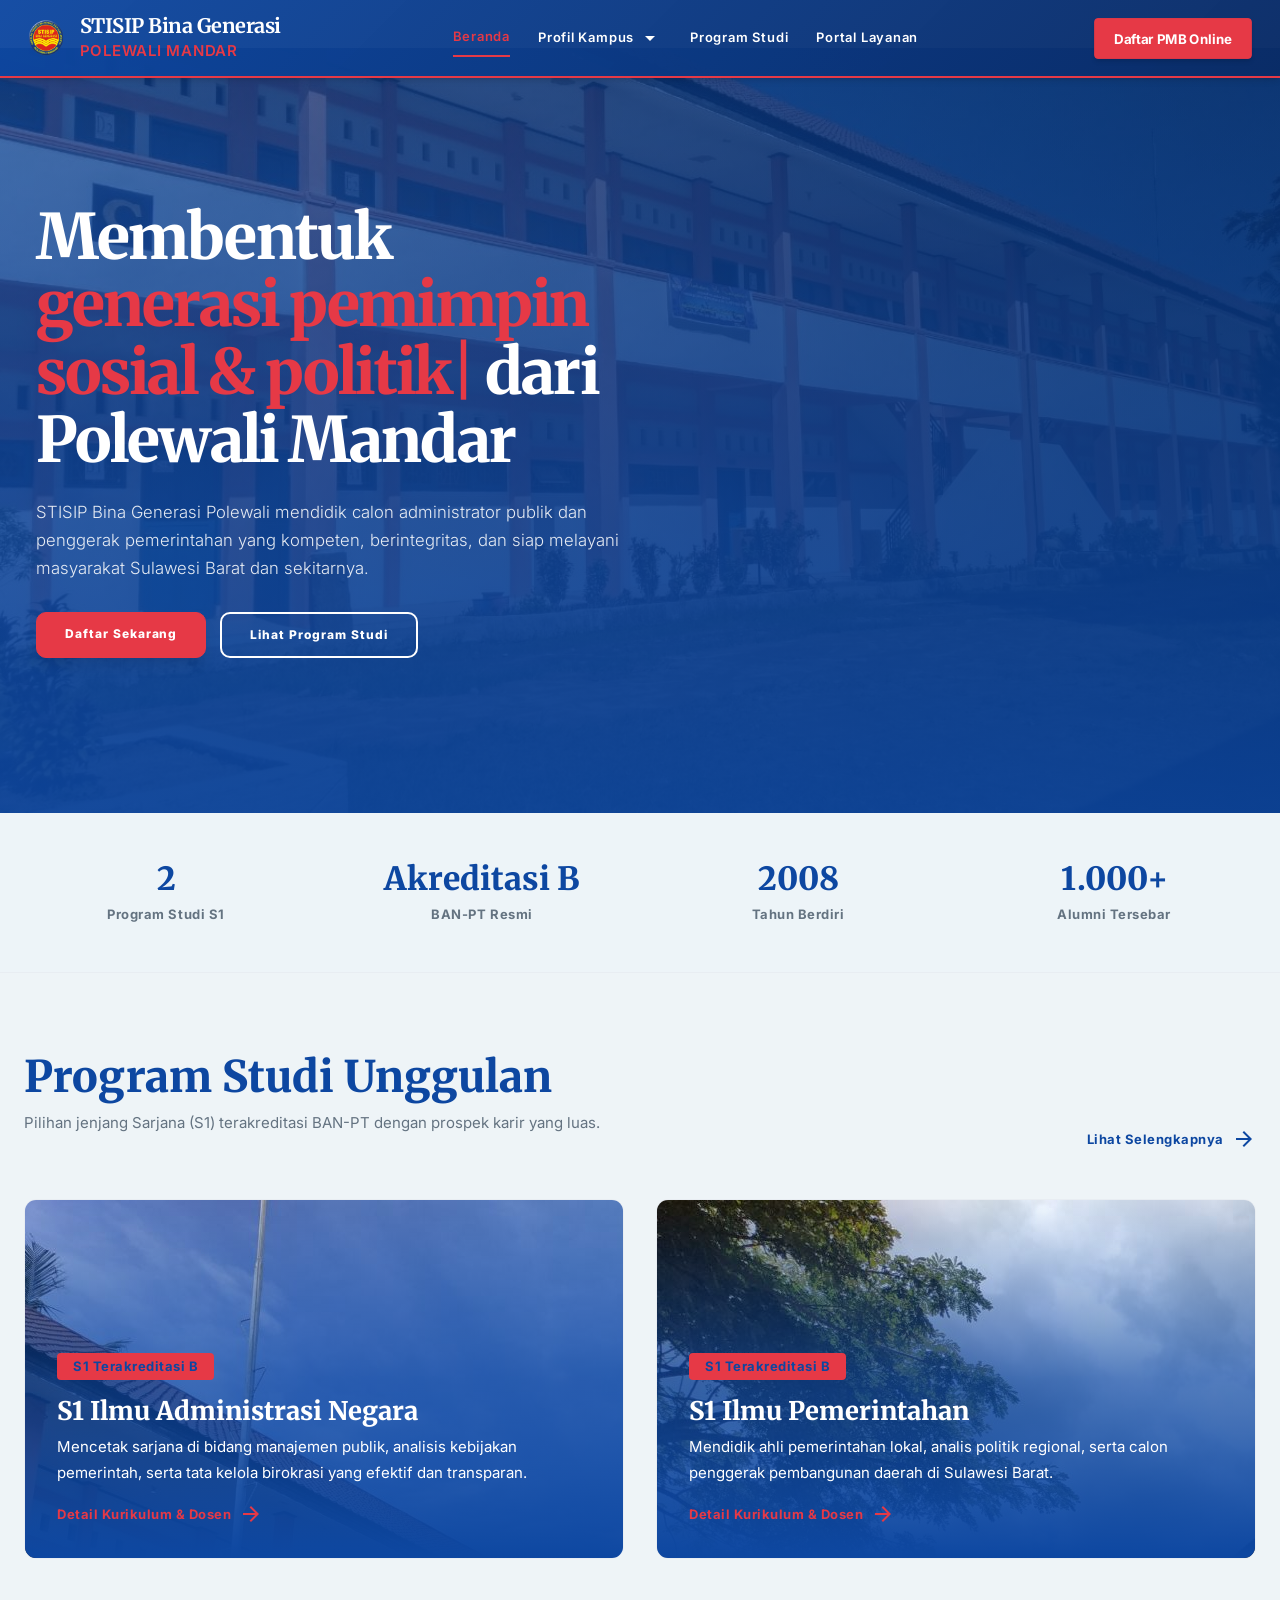
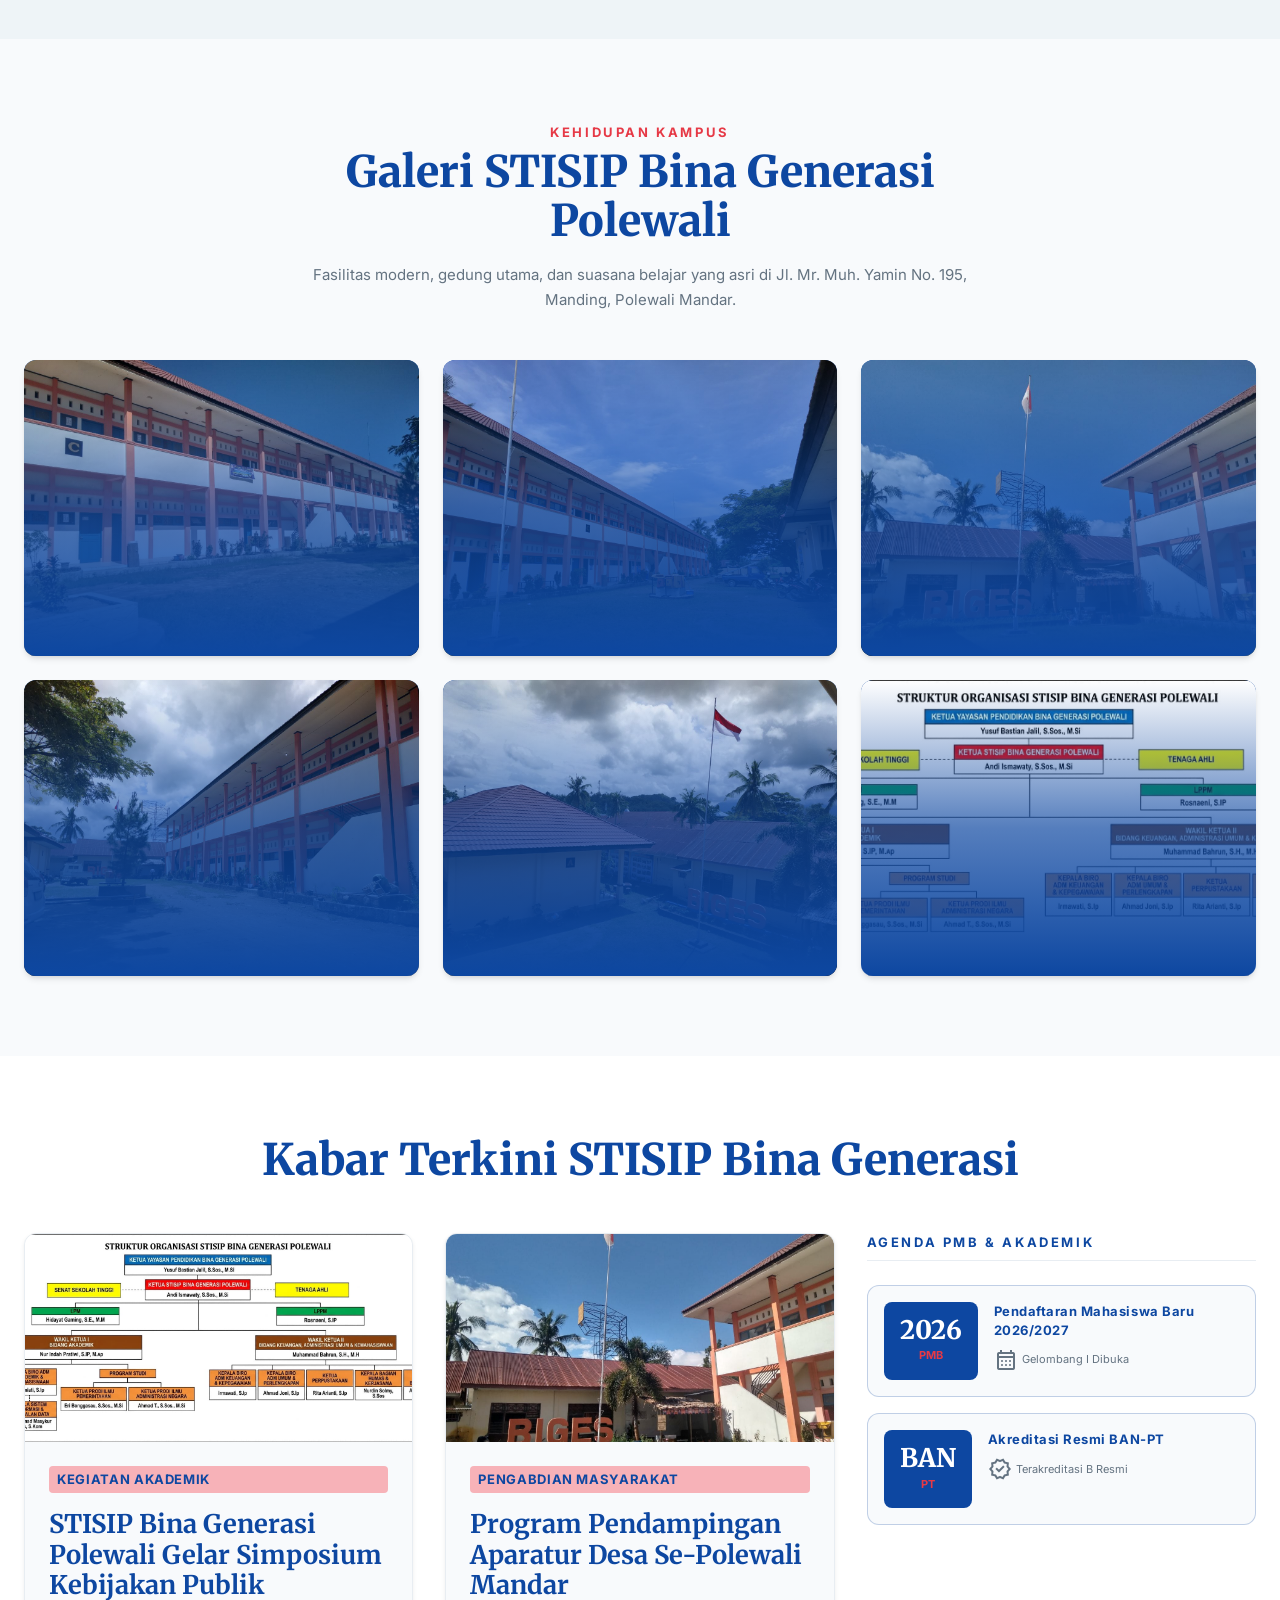
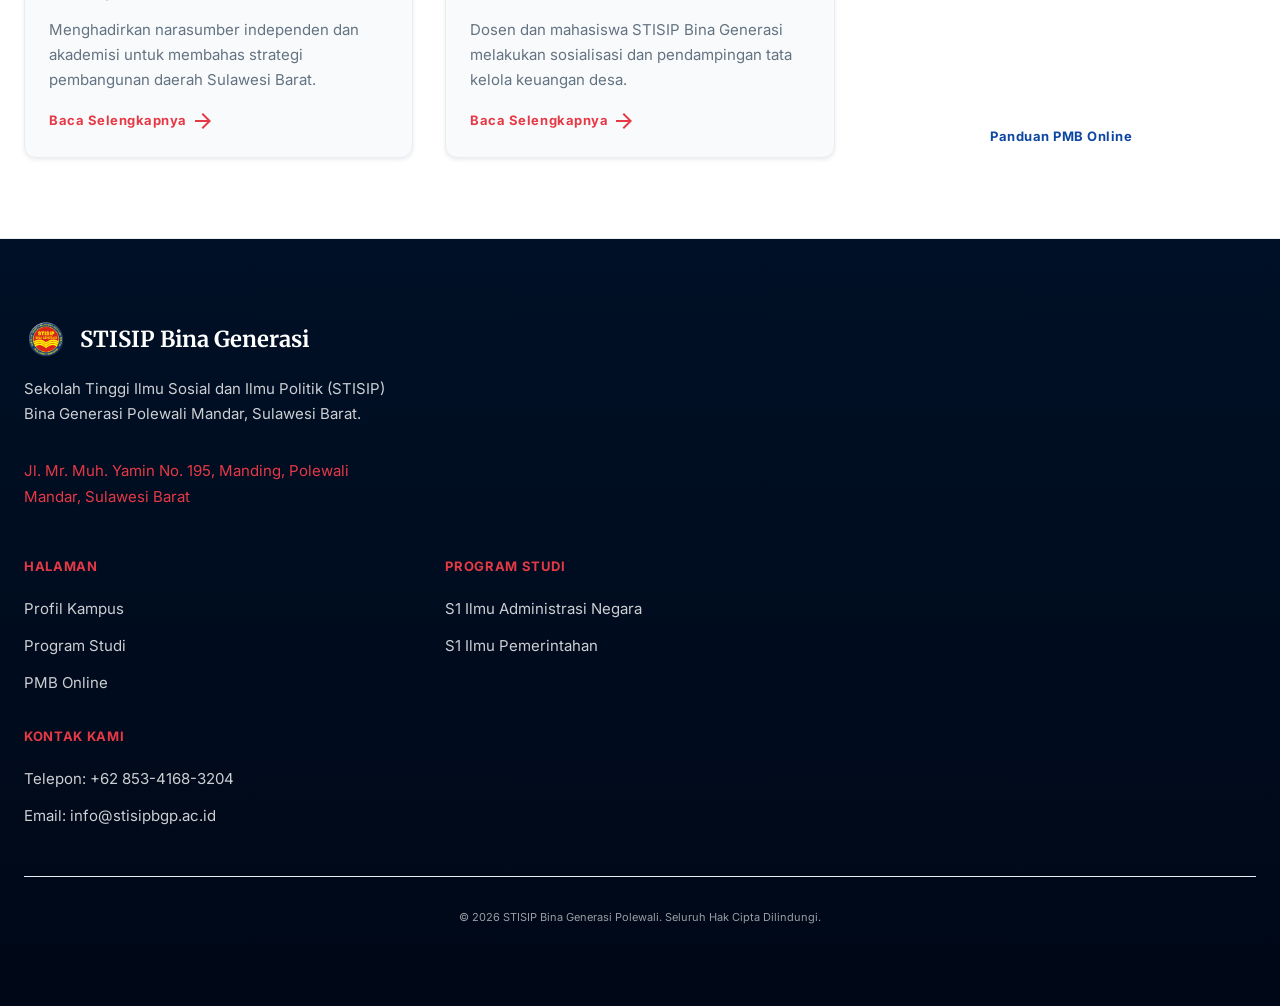
<file: index.html>
<!DOCTYPE html>
<html lang="id">

<head>
    <meta charset="utf-8" />
    <meta content="width=device-width, initial-scale=1.0" name="viewport" />
    <title>Beranda — STISIP Bina Generasi Polewali</title>
    <link href="https://cdn.jsdelivr.net/npm/bootstrap@5.3.3/dist/css/bootstrap.min.css" rel="stylesheet" />
    <link
        href="https://fonts.googleapis.com/css2?family=Material+Symbols+Outlined:wght,FILL@100..700,0..1&amp;display=swap"
        rel="stylesheet" />
    <link href="https://fonts.googleapis.com" rel="preconnect" />
    <link crossorigin="" href="https://fonts.gstatic.com" rel="preconnect" />
    <link
        href="https://fonts.googleapis.com/css2?family=Inter:wght@400;600;700&amp;family=Merriweather:wght@700&amp;display=swap"
        rel="stylesheet" />
    <link href="assets/css/styles.css" rel="stylesheet" />
</head>

<body class="bg-background text-on-surface font-body-md antialiased overflow-x-hidden">
    <!-- TopNavBar (Shared Component) -->
    <header aria-label="Main Navigation"
        class="shadow-md docked full-width top-0 fixed w-full z-50 flex flex-col items-center px-gutter max-w-container-max mx-auto h-[78px] justify-center left-0 right-0 header-site">
        <div class="w-full max-w-container-max flex items-center justify-between">
            <a href="index.html" class="flex items-center gap-3 hover:opacity-90 transition-opacity site-logo">
                <img alt="Logo STISIP Bina Generasi Polewali" class="h-12 w-auto object-contain"
                    src="img/LOGO STISIP.png" />
                <div class="flex flex-col">
                    <span
                        class="brand-title font-display-lg text-[18px] md:text-[20px] font-bold text-on-primary tracking-tight leading-tight">STISIP
                        Bina Generasi</span>
                    <span class="text-[11px] text-secondary font-semibold tracking-wider uppercase">Polewali
                        Mandar</span>
                </div>
            </a>
            <nav aria-label="Desktop Navigation" class="hidden md:flex items-center gap-7">
                <a class="nav-link-custom active" href="index.html">Beranda</a>
                <div class="dropdown-container">
                    <a class="nav-link-custom cursor-pointer flex items-center gap-1" href="#">Profil Kampus <span class="material-symbols-outlined text-[16px]">arrow_drop_down</span></a>
                    <div class="dropdown-menu-custom">
                        <a href="profil.html">Sejarah Singkat</a>
                        <a href="visimisi.html">Visi & Misi</a>
                    </div>
                </div>
                <a class="nav-link-custom" href="program-studi.html">Program Studi</a>
                <a class="nav-link-custom" href="portal-layanan.html">Portal Layanan</a>
            </nav>
            <div class="hidden md:flex items-center gap-4">
                <a href="https://forms.gle/vNthpEV2YGb8Ls4z7" target="_blank"
                    class="btn btn-sm btn-primary-custom px-5 py-2.5 rounded font-bold scale-95 active:transition-transform hover:bg-secondary-fixed-dim transition-colors flex items-center justify-center shadow-md">
                    Daftar PMB Online
                </a>
            </div>
            <button id="mobile-menu-toggle" aria-label="Menu" class="md:hidden text-on-primary p-2 focus:outline-none">
                <span class="material-symbols-outlined">menu</span>
            </button>
        </div>
    </header>

    <!-- Mobile Navigation Drawer -->
    <div id="mobile-menu"
        class="fixed inset-0 z-50 translate-x-full transition-transform duration-300 ease-in-out md:hidden"
        aria-hidden="true">
        <!-- Overlay -->
        <div id="mobile-menu-overlay" class="absolute inset-0 bg-primary/80 backdrop-blur-sm"></div>
        <!-- Drawer Content -->
        <div class="absolute right-0 top-0 bottom-0 w-72 bg-primary text-on-primary p-6 flex flex-col gap-6 shadow-xl z-10"
            style="background: linear-gradient(180deg, #001026 0%, #000a1e 100%);">
            <div class="flex items-center justify-between border-b border-on-primary/10 pb-4">
                <div class="flex items-center gap-2">
                    <img alt="Logo STISIP" class="h-8 w-auto" src="img/LOGO STISIP.png" />
                    <span class="font-display-lg text-[16px] font-bold text-on-primary">STISIP Bina Generasi</span>
                </div>
                <button id="mobile-menu-close" aria-label="Close Menu"
                    class="text-on-primary p-1 rounded-full hover:bg-primary-container">
                    <span class="material-symbols-outlined">close</span>
                </button>
            </div>
            <nav class="flex flex-col gap-4 mt-2">
                <a class="font-label-md text-label-md py-2 border-b border-on-primary/10 transition-colors text-secondary font-bold"
                    href="index.html">Beranda</a>
                <details class="group border-b border-on-primary/10 pb-2">
                    <summary class="font-label-md text-label-md py-2 transition-colors hover:text-secondary cursor-pointer flex justify-between items-center text-on-primary">
                        Profil Kampus
                        <span class="material-symbols-outlined text-[20px] transition-transform group-open:rotate-180">arrow_drop_down</span>
                    </summary>
                    <div class="flex flex-col gap-2 pt-1 pb-1">
                        <a class="font-label-md text-label-md pl-4 transition-colors hover:text-secondary text-on-primary/80"
                            href="profil.html">Sejarah Singkat</a>
                        <a class="font-label-md text-label-md pl-4 transition-colors hover:text-secondary text-on-primary/80"
                            href="visimisi.html">Visi & Misi</a>
                    </div>
                </details>
                <a class="font-label-md text-label-md py-2 border-b border-on-primary/10 transition-colors hover:text-secondary"
                    href="program-studi.html">Program Studi</a>

                <a class="font-label-md text-label-md py-2 border-b border-on-primary/10 transition-colors hover:text-secondary"
                    href="portal-layanan.html">Portal Layanan</a>
            </nav>
            <div class="mt-auto flex flex-col gap-4">
                <a href="https://forms.gle/vNthpEV2YGb8Ls4z7" target="_blank"
                    class="w-full font-label-md text-label-md bg-secondary text-white py-3 rounded font-bold hover:bg-secondary-fixed-dim transition-colors text-center shadow-md">
                    Daftar PMB Sekarang
                </a>
            </div>
        </div>
    </div>

    <!-- Main Content -->
    <main class="mt-5">
        <!-- Hero Section -->
        <section class="hero-section">
            <div class="hero-bg hero-bg-1 is-active"></div>
            <div class="hero-bg hero-bg-2"></div>
            <div class="hero-bg hero-bg-3"></div>
            <div class="hero-overlay"></div>
            <div class="hero-content container reveal">
                <div class="row">
                    <div class="col-12 col-lg-8">

                        <h1 class="hero-title">
                            Membentuk <span class="hero-typing"
                                data-phrases='["generasi pemimpin sosial &amp; politik", "aparatur publik berintegritas", "pemimpin masa depan daerah"]'>generasi
                                pemimpin sosial &amp; politik</span><span class="hero-cursor"
                                aria-hidden="true">|</span> dari Polewali Mandar
                        </h1>
                        <p class="lead">
                            STISIP Bina Generasi Polewali mendidik calon administrator publik dan penggerak pemerintahan
                            yang kompeten, berintegritas, dan siap melayani masyarakat Sulawesi Barat dan sekitarnya.
                        </p>
                        <div class="hero-cta">
                            <a href="https://forms.gle/vNthpEV2YGb8Ls4z7" target="_blank"
                                class="btn btn-primary-custom btn-lg shadow-lg">
                                Daftar Sekarang
                            </a>
                            <a href="program-studi.html" class="btn btn-outline-custom btn-lg">
                                Lihat Program Studi
                            </a>
                        </div>
                    </div>
                </div>
            </div>
        </section>

        <!-- Stats Section -->
        <section class="w-full bg-surface-container py-12 border-b border-outline-variant/30 reveal">
            <div class="max-w-container-max px-gutter mx-auto">
                <div class="grid grid-cols-2 md:grid-cols-4 gap-8 text-center divide-x divide-outline-variant/30">
                    <div class="flex flex-col items-center">
                        <span class="font-display-lg text-display-lg text-primary">2</span>
                        <span class="font-label-md text-label-md text-on-surface-variant mt-2">Program Studi S1</span>
                    </div>
                    <div class="flex flex-col items-center">
                        <span class="font-display-lg text-display-lg text-primary">Akreditasi B</span>
                        <span class="font-label-md text-label-md text-on-surface-variant mt-2">BAN-PT Resmi</span>
                    </div>
                    <div class="flex flex-col items-center">
                        <span class="font-display-lg text-display-lg text-primary">2008</span>
                        <span class="font-label-md text-label-md text-on-surface-variant mt-2">Tahun Berdiri</span>
                    </div>
                    <div class="flex flex-col items-center">
                        <span class="font-display-lg text-display-lg text-primary">1.000+</span>
                        <span class="font-label-md text-label-md text-on-surface-variant mt-2">Alumni Tersebar</span>
                    </div>
                </div>
            </div>
        </section>

        <!-- Academic Programs (Bento Grid) -->
        <section
            class="py-section-padding-mobile md:py-section-padding-desktop px-gutter max-w-container-max mx-auto reveal">
            <div class="flex justify-between items-end mb-12">
                <div>
                    <h2 class="font-headline-md text-headline-md text-primary mb-2">Program Studi Unggulan</h2>
                    <p class="font-body-md text-body-md text-on-surface-variant">Pilihan jenjang Sarjana (S1)
                        terakreditasi BAN-PT dengan prospek karir yang luas.</p>
                </div>
                <a href="program-studi.html"
                    class="hidden md:flex items-center gap-2 font-label-md text-label-md text-primary hover:text-secondary transition-colors">
                    Lihat Selengkapnya <span class="material-symbols-outlined">arrow_forward</span>
                </a>
            </div>
            <div class="grid grid-cols-1 md:grid-cols-2 gap-8">
                <!-- Program 1 -->
                <div
                    class="group relative overflow-hidden rounded-xl border border-outline-variant bg-surface hover:shadow-lg transition-all duration-300 min-h-[360px] flex flex-col justify-end p-8">
                    <div class="absolute inset-0 bg-cover bg-center transition-transform duration-700 group-hover:scale-105 opacity-30"
                        style="background-image: url('img/foto kampus 2.jpeg')"></div>
                    <div class="absolute inset-0 bg-gradient-to-t from-primary via-primary/80 to-transparent"></div>
                    <div class="relative z-10 text-on-primary">
                        <span
                            class="inline-block bg-secondary text-primary font-label-md text-[11px] font-bold px-3 py-1 rounded mb-3">S1
                            Terakreditasi B</span>
                        <h3 class="font-headline-sm text-headline-sm mb-2 text-white">S1 Ilmu Administrasi Negara</h3>
                        <p class="font-body-md text-body-md text-on-primary/90 mb-4">Mencetak sarjana di bidang
                            manajemen publik, analisis kebijakan pemerintah, serta tata kelola birokrasi yang efektif
                            dan transparan.</p>
                        <a href="program-studi.html"
                            class="font-label-md text-label-md text-secondary inline-flex items-center gap-2 hover:underline">
                            Detail Kurikulum & Dosen <span
                                class="material-symbols-outlined text-[16px]">arrow_forward</span>
                        </a>
                    </div>
                </div>
                <!-- Program 2 -->
                <div
                    class="group relative overflow-hidden rounded-xl border border-outline-variant bg-surface hover:shadow-lg transition-all duration-300 min-h-[360px] flex flex-col justify-end p-8">
                    <div class="absolute inset-0 bg-cover bg-center transition-transform duration-700 group-hover:scale-105 opacity-30"
                        style="background-image: url('img/foto kampus 4.jpeg')"></div>
                    <div class="absolute inset-0 bg-gradient-to-t from-primary via-primary/80 to-transparent"></div>
                    <div class="relative z-10 text-on-primary">
                        <span
                            class="inline-block bg-secondary text-primary font-label-md text-[11px] font-bold px-3 py-1 rounded mb-3">S1
                            Terakreditasi B</span>
                        <h3 class="font-headline-sm text-headline-sm mb-2 text-white">S1 Ilmu Pemerintahan</h3>
                        <p class="font-body-md text-body-md text-on-primary/90 mb-4">Mendidik ahli pemerintahan lokal,
                            analis politik regional, serta calon penggerak pembangunan daerah di Sulawesi Barat.</p>
                        <a href="program-studi.html"
                            class="font-label-md text-label-md text-secondary inline-flex items-center gap-2 hover:underline">
                            Detail Kurikulum & Dosen <span
                                class="material-symbols-outlined text-[16px]">arrow_forward</span>
                        </a>
                    </div>
                </div>
            </div>
        </section>

        <!-- Galeri Kampus STISIP Bina Generasi Polewali -->
        <section
            class="bg-surface-container-low py-section-padding-mobile md:py-section-padding-desktop border-y border-outline-variant/30 reveal">
            <div class="max-w-container-max px-gutter mx-auto">
                <div class="text-center max-w-2xl mx-auto mb-12">
                    <span class="font-label-md text-secondary uppercase tracking-widest text-[12px] font-bold">Kehidupan
                        Kampus</span>
                    <h2 class="font-headline-md text-headline-md text-primary mt-1 mb-3">Galeri STISIP Bina Generasi
                        Polewali</h2>
                    <p class="font-body-md text-body-md text-on-surface-variant">Fasilitas modern, gedung utama, dan
                        suasana belajar yang asri di Jl. Mr. Muh. Yamin No. 195, Manding, Polewali Mandar.</p>
                </div>
                <div class="grid grid-cols-1 sm:grid-cols-2 md:grid-cols-3 gap-6">
                    <!-- Photo 1 -->
                    <div class="group relative overflow-hidden rounded-xl shadow-md bg-primary aspect-[4/3]">
                        <img src="img/header.jpeg" alt="Gedung Utama STISIP Bina Generasi Polewali"
                            class="w-full h-full object-cover transition-transform duration-700 group-hover:scale-110" />
                        <div
                            class="absolute inset-0 bg-gradient-to-t from-primary via-primary/30 to-transparent opacity-80 group-hover:opacity-90 transition-opacity">
                        </div>
                        <div class="absolute bottom-4 left-4 right-4 text-white">
                            <span class="text-[11px] font-bold uppercase tracking-wider text-secondary">Gedung
                                Utama</span>
                            <h4 class="font-headline-sm text-[16px] font-bold leading-snug">Kampus STISIP Bina Generasi
                                Polewali</h4>
                        </div>
                    </div>
                    <!-- Photo 2 -->
                    <div class="group relative overflow-hidden rounded-xl shadow-md bg-primary aspect-[4/3]">
                        <img src="img/foto kampus 2.jpeg" alt="Fasilitas & Lingkungan Kampus"
                            class="w-full h-full object-cover transition-transform duration-700 group-hover:scale-110" />
                        <div
                            class="absolute inset-0 bg-gradient-to-t from-primary via-primary/30 to-transparent opacity-80 group-hover:opacity-90 transition-opacity">
                        </div>
                        <div class="absolute bottom-4 left-4 right-4 text-white">
                            <span class="text-[11px] font-bold uppercase tracking-wider text-secondary">Lingkungan
                                Asri</span>
                            <h4 class="font-headline-sm text-[16px] font-bold leading-snug">Gedung Perkuliahan Manding
                            </h4>
                        </div>
                    </div>
                    <!-- Photo 3 -->
                    <div class="group relative overflow-hidden rounded-xl shadow-md bg-primary aspect-[4/3]">
                        <img src="img/foto kampus 3.jpeg" alt="Sarana & Prasarana Kampus"
                            class="w-full h-full object-cover transition-transform duration-700 group-hover:scale-110" />
                        <div
                            class="absolute inset-0 bg-gradient-to-t from-primary via-primary/30 to-transparent opacity-80 group-hover:opacity-90 transition-opacity">
                        </div>
                        <div class="absolute bottom-4 left-4 right-4 text-white">
                            <span class="text-[11px] font-bold uppercase tracking-wider text-secondary">Sarana
                                Akademik</span>
                            <h4 class="font-headline-sm text-[16px] font-bold leading-snug">Ruang Kuliah & Laboratorium
                            </h4>
                        </div>
                    </div>
                    <!-- Photo 4 -->
                    <div class="group relative overflow-hidden rounded-xl shadow-md bg-primary aspect-[4/3]">
                        <img src="img/foto kampus 4.jpeg" alt="Kegiatan Akademik Mahasiswa"
                            class="w-full h-full object-cover transition-transform duration-700 group-hover:scale-110" />
                        <div
                            class="absolute inset-0 bg-gradient-to-t from-primary via-primary/30 to-transparent opacity-80 group-hover:opacity-90 transition-opacity">
                        </div>
                        <div class="absolute bottom-4 left-4 right-4 text-white">
                            <span class="text-[11px] font-bold uppercase tracking-wider text-secondary">Aktivitas
                                Kemahasiswaan</span>
                            <h4 class="font-headline-sm text-[16px] font-bold leading-snug">Diskusi & Interaksi
                                Mahasiswa</h4>
                        </div>
                    </div>
                    <!-- Photo 5 -->
                    <div class="group relative overflow-hidden rounded-xl shadow-md bg-primary aspect-[4/3]">
                        <img src="img/foto kampus5.jpeg" alt="Penerimaan Mahasiswa Baru"
                            class="w-full h-full object-cover transition-transform duration-700 group-hover:scale-110" />
                        <div
                            class="absolute inset-0 bg-gradient-to-t from-primary via-primary/30 to-transparent opacity-80 group-hover:opacity-90 transition-opacity">
                        </div>
                        <div class="absolute bottom-4 left-4 right-4 text-white">
                            <span class="text-[11px] font-bold uppercase tracking-wider text-secondary">PMB
                                Center</span>
                            <h4 class="font-headline-sm text-[16px] font-bold leading-snug">Pusat Layanan Pendaftaran
                            </h4>
                        </div>
                    </div>
                    <!-- Photo 6 -->
                    <div class="group relative overflow-hidden rounded-xl shadow-md bg-primary aspect-[4/3]">
                        <img src="img/WhatsApp Image 2026-08-08 at 20.40.57.jpeg" alt="Kegiatan & Seminar Kampus"
                            class="w-full h-full object-cover transition-transform duration-700 group-hover:scale-110" />
                        <div
                            class="absolute inset-0 bg-gradient-to-t from-primary via-primary/30 to-transparent opacity-80 group-hover:opacity-90 transition-opacity">
                        </div>
                        <div class="absolute bottom-4 left-4 right-4 text-white">
                            <span class="text-[11px] font-bold uppercase tracking-wider text-secondary">Event
                                Terkini</span>
                            <h4 class="font-headline-sm text-[16px] font-bold leading-snug">Kegiatan & Simposium
                                Akademik</h4>
                        </div>
                    </div>
                </div>
            </div>
        </section>

        <!-- News & Events Section -->
        <section class="bg-surface-bright py-section-padding-mobile md:py-section-padding-desktop reveal">
            <div class="max-w-container-max px-gutter mx-auto">
                <h2 class="font-headline-md text-headline-md text-primary mb-12 text-center">Kabar Terkini STISIP Bina
                    Generasi</h2>
                <div class="grid grid-cols-1 md:grid-cols-3 gap-8">
                    <!-- News Card 1 -->
                    <article
                        class="bg-surface border border-outline-variant rounded-xl overflow-hidden flex flex-col group shadow-sm hover:shadow-md transition-shadow">
                        <div class="h-52 overflow-hidden relative">
                            <img alt="Kegiatan STISIP Bina Generasi"
                                class="w-full h-full object-cover group-hover:scale-105 transition-transform duration-500"
                                src="img/WhatsApp Image 2026-08-08 at 20.40.57.jpeg" />
                        </div>
                        <div class="p-6 flex flex-col flex-grow">
                            <span
                                class="inline-block bg-secondary-container text-on-secondary-container font-label-md text-[10px] uppercase tracking-wider px-2 py-1 rounded w-max mb-3 font-bold">Kegiatan
                                Akademik</span>
                            <h3 class="font-headline-sm text-[19px] text-primary mb-3 font-bold">STISIP Bina Generasi
                                Polewali Gelar Simposium Kebijakan Publik</h3>
                            <p class="font-body-md text-body-md text-on-surface-variant mb-4 flex-grow line-clamp-3">
                                Menghadirkan narasumber independen dan akademisi untuk membahas strategi pembangunan
                                daerah Sulawesi Barat.</p>
                            <a class="font-label-md text-label-md text-secondary inline-flex items-center gap-1 group-hover:text-primary transition-colors font-bold"
                                href="#">Baca Selengkapnya <span
                                    class="material-symbols-outlined text-[16px]">arrow_forward</span></a>
                        </div>
                    </article>
                    <!-- News Card 2 -->
                    <article
                        class="bg-surface border border-outline-variant rounded-xl overflow-hidden flex flex-col group shadow-sm hover:shadow-md transition-shadow">
                        <div class="h-52 overflow-hidden relative">
                            <img alt="Pengabdian Masyarakat"
                                class="w-full h-full object-cover group-hover:scale-105 transition-transform duration-500"
                                src="img/foto kampus 3.jpeg" />
                        </div>
                        <div class="p-6 flex flex-col flex-grow">
                            <span
                                class="inline-block bg-secondary-container text-on-secondary-container font-label-md text-[10px] uppercase tracking-wider px-2 py-1 rounded w-max mb-3 font-bold">Pengabdian
                                Masyarakat</span>
                            <h3 class="font-headline-sm text-[19px] text-primary mb-3 font-bold">Program Pendampingan
                                Aparatur Desa Se-Polewali Mandar</h3>
                            <p class="font-body-md text-body-md text-on-surface-variant mb-4 flex-grow line-clamp-3">
                                Dosen dan mahasiswa STISIP Bina Generasi melakukan sosialisasi dan pendampingan tata
                                kelola keuangan desa.</p>
                            <a class="font-label-md text-label-md text-secondary inline-flex items-center gap-1 group-hover:text-primary transition-colors font-bold"
                                href="#">Baca Selengkapnya <span
                                    class="material-symbols-outlined text-[16px]">arrow_forward</span></a>
                        </div>
                    </article>
                    <!-- Events List -->
                    <div class="flex flex-col gap-4">
                        <h3
                            class="font-label-md text-label-md text-primary font-bold uppercase tracking-widest mb-2 border-b border-outline-variant pb-2">
                            Agenda PMB & Akademik</h3>
                        <div
                            class="flex gap-4 p-4 rounded-xl bg-surface hover:bg-surface-container-low transition-colors border border-outline-variant/40">
                            <div
                                class="flex flex-col items-center justify-center bg-primary text-on-primary rounded-lg p-3 min-w-[64px]">
                                <span class="font-headline-sm text-headline-sm leading-none">2026</span>
                                <span
                                    class="font-caption text-[11px] font-bold uppercase mt-1 text-secondary">PMB</span>
                            </div>
                            <div>
                                <h4 class="font-label-md text-label-md text-primary font-bold">Pendaftaran Mahasiswa
                                    Baru 2026/2027</h4>
                                <span
                                    class="font-caption text-caption text-on-surface-variant flex items-center gap-1 mt-1"><span
                                        class="material-symbols-outlined text-[14px]">calendar_month</span> Gelombang I
                                    Dibuka</span>
                            </div>
                        </div>
                        <div
                            class="flex gap-4 p-4 rounded-xl bg-surface hover:bg-surface-container-low transition-colors border border-outline-variant/40">
                            <div
                                class="flex flex-col items-center justify-center bg-primary text-on-primary rounded-lg p-3 min-w-[64px]">
                                <span class="font-headline-sm text-headline-sm leading-none">BAN</span>
                                <span class="font-caption text-[11px] font-bold uppercase mt-1 text-secondary">PT</span>
                            </div>
                            <div>
                                <h4 class="font-label-md text-label-md text-primary font-bold">Akreditasi Resmi BAN-PT
                                </h4>
                                <span
                                    class="font-caption text-caption text-on-surface-variant flex items-center gap-1 mt-1"><span
                                        class="material-symbols-outlined text-[14px]">verified</span> Terakreditasi B
                                    Resmi</span>
                            </div>
                        </div>
                        <a class="mt-auto font-label-md text-label-md text-primary border-2 border-primary text-center py-3 rounded-lg hover:bg-primary hover:text-on-primary transition-colors font-bold"
                            href="https://forms.gle/vNthpEV2YGb8Ls4z7" target="_blank">Panduan PMB Online</a>
                    </div>
                </div>
            </div>
        </section>
    </main>

    <!-- Footer (Shared Component) -->
    <footer aria-label="Site Footer"
        class="bg-primary text-on-primary w-full py-section-padding-desktop px-gutter max-w-container-max mx-auto border-t border-outline-variant full-width bottom-0 mt-20"
        style="background: linear-gradient(180deg, #001026 0%, #000817 100%);">
        <div class="flex flex-col md:flex-row justify-between items-start gap-8">
            <div class="flex flex-col gap-4 max-w-sm">
                <div class="flex items-center gap-3">
                    <img alt="Logo STISIP Bina Generasi Polewali" class="h-12 w-auto object-contain"
                        src="img/LOGO STISIP.png" />
                    <span class="font-display-lg text-[22px] font-bold text-on-primary leading-tight">STISIP Bina
                        Generasi</span>
                </div>
                <p class="font-body-md text-body-md text-on-primary/80">
                    Sekolah Tinggi Ilmu Sosial dan Ilmu Politik (STISIP) Bina Generasi Polewali Mandar, Sulawesi Barat.
                </p>
                <p class="font-body-md text-[14px] text-secondary">
                    Jl. Mr. Muh. Yamin No. 195, Manding, Polewali Mandar, Sulawesi Barat
                </p>
            </div>
            <div class="grid grid-cols-2 md:grid-cols-3 gap-8 w-full md:w-auto">
                <div class="flex flex-col gap-3">
                    <h4 class="font-label-md text-label-md text-secondary font-bold uppercase tracking-wider">Halaman
                    </h4>
                    <a class="font-body-md text-body-md text-on-primary/80 hover:text-white transition-colors"
                        href="profil.html">Profil Kampus</a>
                    <a class="font-body-md text-body-md text-on-primary/80 hover:text-white transition-colors"
                        href="program-studi.html">Program Studi</a>
                    <a class="font-body-md text-body-md text-on-primary/80 hover:text-white transition-colors"
                        href="https://forms.gle/vNthpEV2YGb8Ls4z7" target="_blank">PMB Online</a>
                </div>
                <div class="flex flex-col gap-3">
                    <h4 class="font-label-md text-label-md text-secondary font-bold uppercase tracking-wider">Program
                        Studi</h4>
                    <a class="font-body-md text-body-md text-on-primary/80 hover:text-white transition-colors"
                        href="program-studi.html">S1 Ilmu Administrasi Negara</a>
                    <a class="font-body-md text-body-md text-on-primary/80 hover:text-white transition-colors"
                        href="program-studi.html">S1 Ilmu Pemerintahan</a>
                </div>
                <div class="flex flex-col gap-3 col-span-2 md:col-span-1">
                    <h4 class="font-label-md text-label-md text-secondary font-bold uppercase tracking-wider">Kontak
                        Kami</h4>
                    <span class="font-body-md text-body-md text-on-primary/80">Telepon: +62 853-4168-3204</span>
                    <span class="font-body-md text-body-md text-on-primary/80">Email: info@stisipbgp.ac.id</span>
                </div>
            </div>
        </div>
        <div
            class="w-full mt-12 pt-8 border-t border-on-primary/10 text-center text-on-primary/60 font-caption text-caption">
            © 2026 STISIP Bina Generasi Polewali. Seluruh Hak Cipta Dilindungi.
        </div>
    </footer>
    <script src="assets/js/main.js"></script>
</body>

</html>
</file>
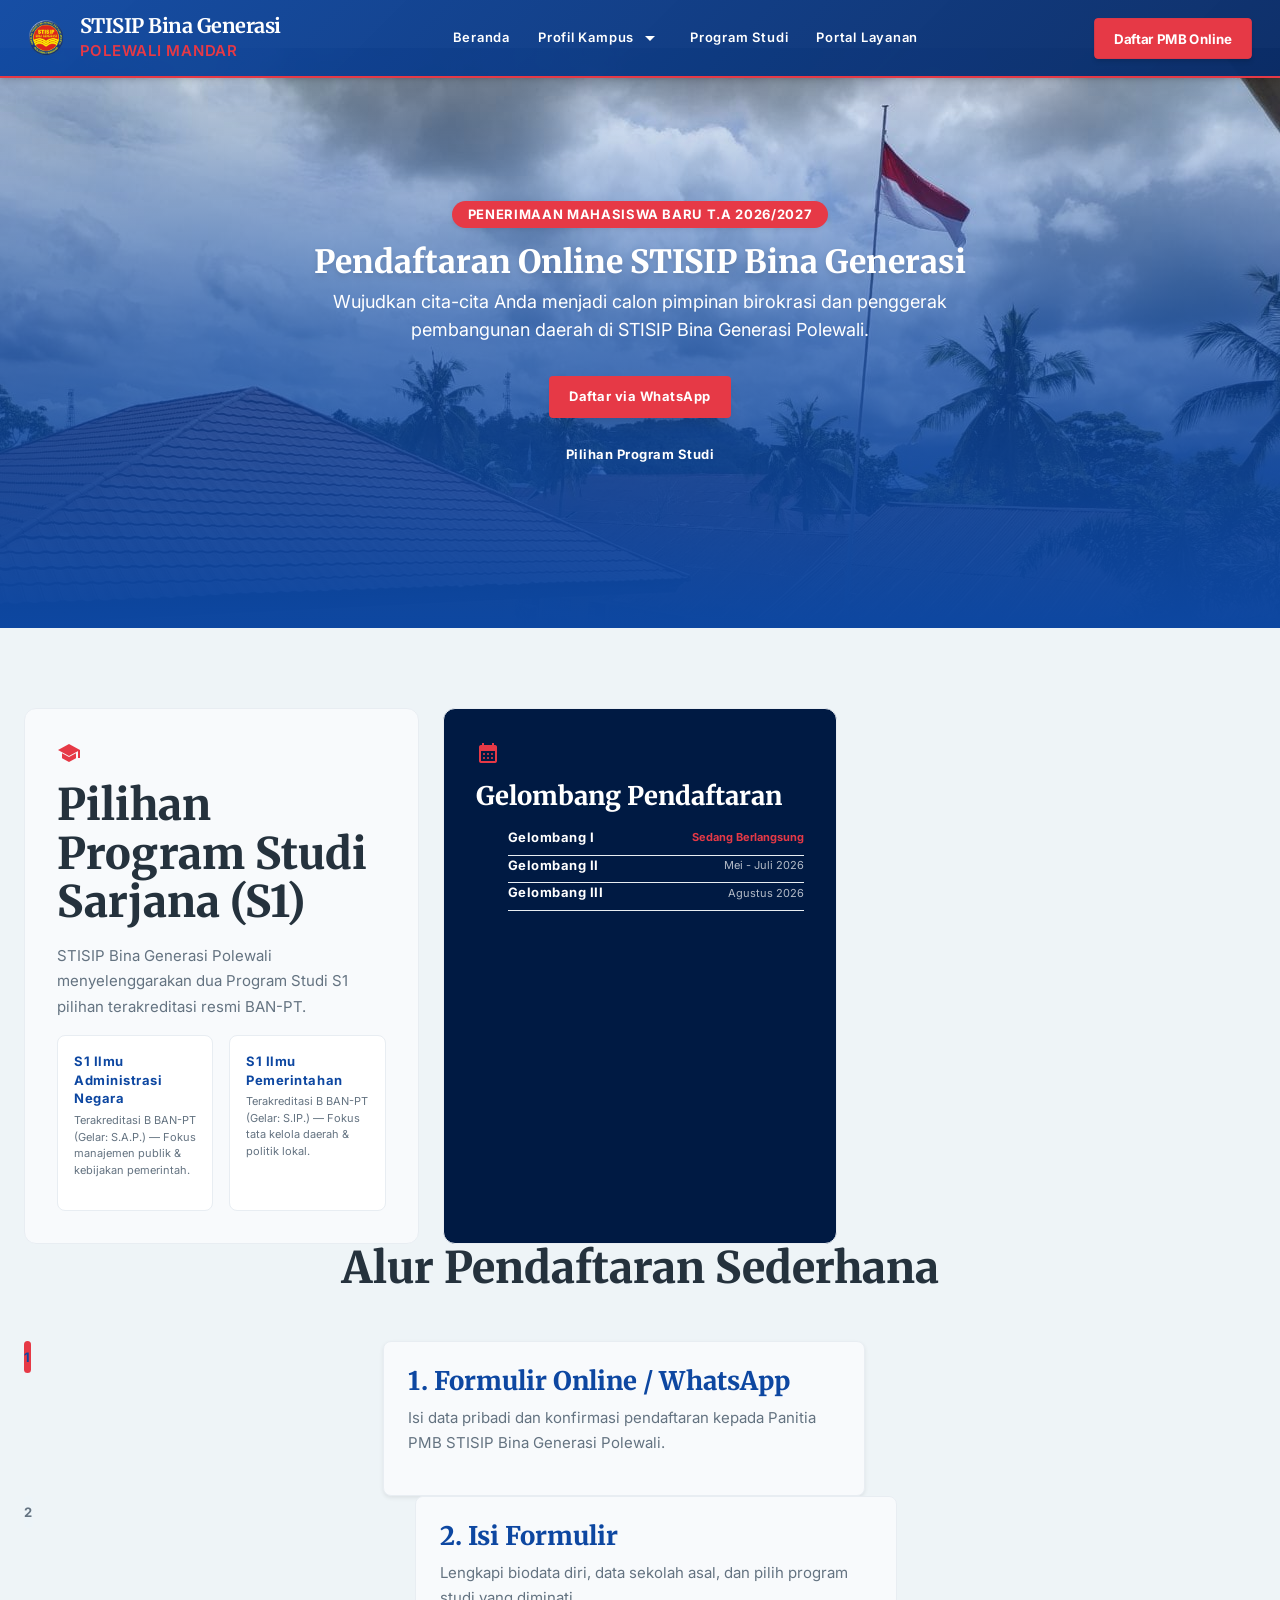
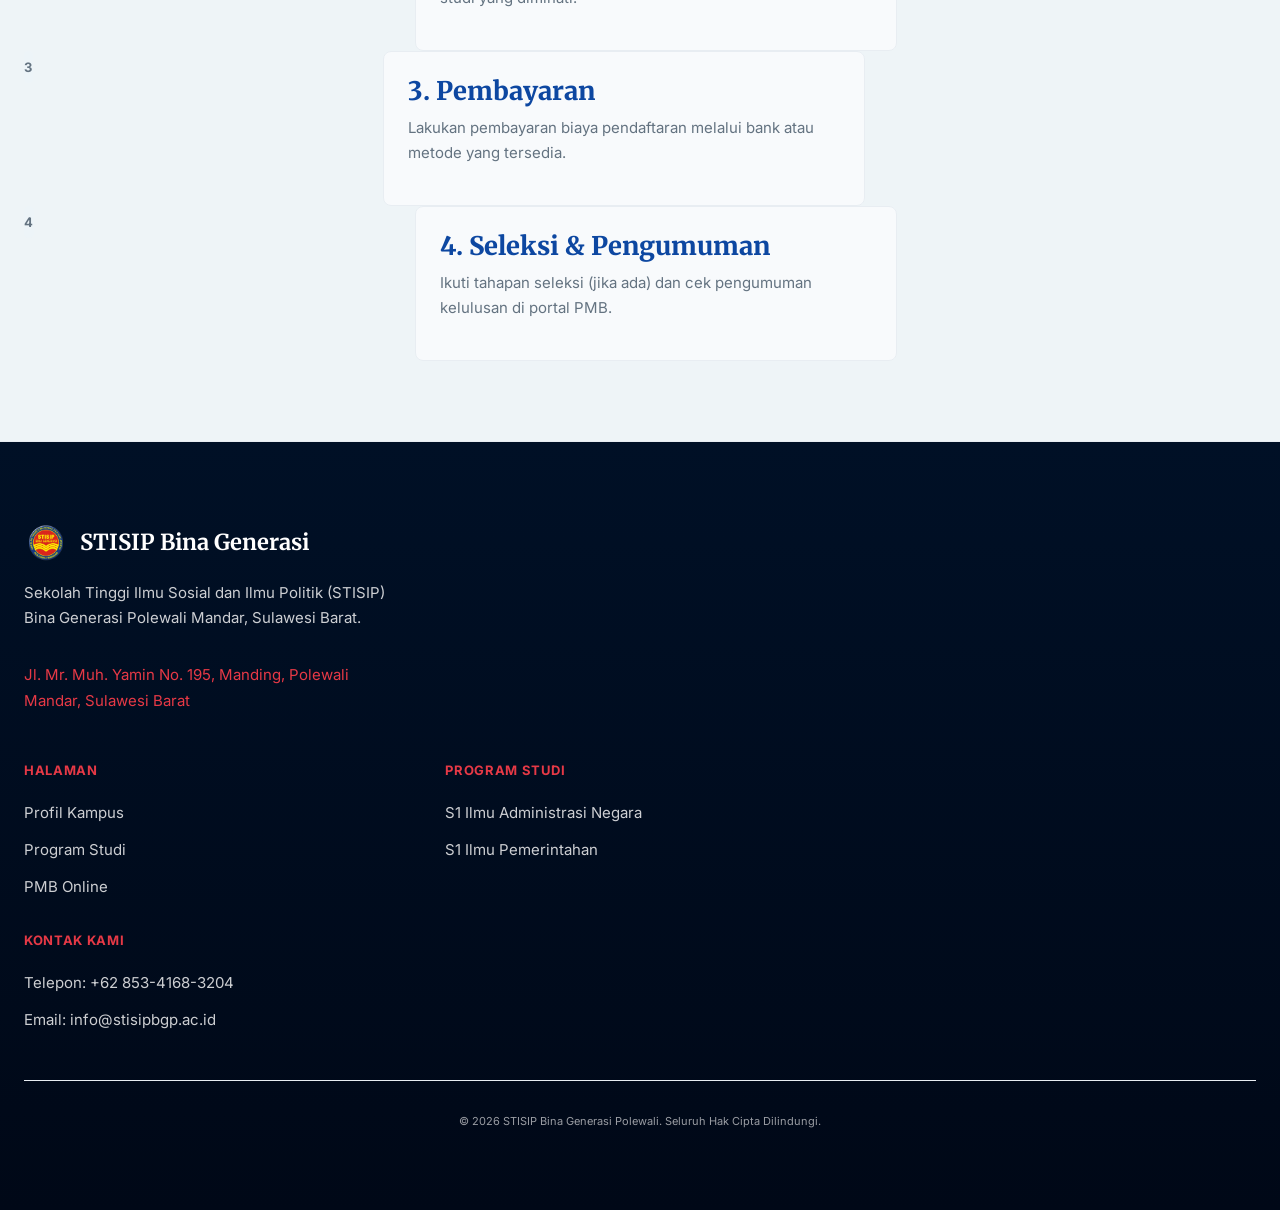
<file: pmb.html>
<!DOCTYPE html>
<html lang="id">

<head>
    <link href="https://cdn.jsdelivr.net/npm/bootstrap@5.3.3/dist/css/bootstrap.min.css" rel="stylesheet" />
    <meta charset="utf-8" />
    <meta content="width=device-width, initial-scale=1.0" name="viewport" />
    <title>Penerimaan Mahasiswa Baru - STISIP BIKES</title>
    <link
        href="https://fonts.googleapis.com/css2?family=Merriweather:wght@400;700&amp;family=Inter:wght@400;600&amp;display=swap"
        rel="stylesheet" />
    <link
        href="https://fonts.googleapis.com/css2?family=Material+Symbols+Outlined:wght,FILL@100..700,0..1&amp;display=swap"
        rel="stylesheet" />
    <link href="assets/css/styles.css" rel="stylesheet" />
</head>

<body class="bg-background text-on-background font-body-md text-body-md antialiased">
    <!-- TopNavBar (Shared Component) -->
    <header aria-label="Main Navigation"
        class="shadow-md docked full-width top-0 fixed w-full z-50 flex flex-col items-center px-gutter max-w-container-max mx-auto h-[78px] justify-center left-0 right-0 header-site">
        <div class="w-full max-w-container-max flex items-center justify-between">
            <a href="index.html" class="flex items-center gap-3 hover:opacity-90 transition-opacity site-logo">
                <img alt="Logo STISIP Bina Generasi Polewali" class="h-12 w-auto object-contain"
                    src="img/LOGO STISIP.png" />
                <div class="flex flex-col">
                    <span
                        class="brand-title font-display-lg text-[18px] md:text-[20px] font-bold text-on-primary tracking-tight leading-tight">STISIP
                        Bina Generasi</span>
                    <span class="text-[11px] text-secondary font-semibold tracking-wider uppercase">Polewali
                        Mandar</span>
                </div>
            </a>
            <nav aria-label="Desktop Navigation" class="hidden md:flex items-center gap-7">
                <a class="nav-link-custom" href="index.html">Beranda</a>
                <div class="dropdown-container">
                    <a class="nav-link-custom cursor-pointer flex items-center gap-1" href="#">Profil Kampus <span class="material-symbols-outlined text-[16px]">arrow_drop_down</span></a>
                    <div class="dropdown-menu-custom">
                        <a href="profil.html">Sejarah Singkat</a>
                        <a href="visimisi.html">Visi & Misi</a>
                    </div>
                </div>
                <a class="nav-link-custom" href="program-studi.html">Program Studi</a>

                <a class="nav-link-custom" href="portal-layanan.html">Portal Layanan</a>
            </nav>
            <div class="hidden md:flex items-center gap-4">
                <a href="https://forms.gle/vNthpEV2YGb8Ls4z7" target="_blank"
                    class="btn btn-sm btn-primary-custom px-5 py-2.5 rounded font-bold scale-95 active:transition-transform hover:bg-secondary-fixed-dim transition-colors flex items-center justify-center shadow-md">
                    Daftar PMB Online
                </a>
            </div>
            <button id="mobile-menu-toggle" aria-label="Menu" class="md:hidden text-on-primary p-2 focus:outline-none">
                <span class="material-symbols-outlined">menu</span>
            </button>
        </div>
    </header>

    <!-- Mobile Navigation Drawer -->
    <div id="mobile-menu"
        class="fixed inset-0 z-50 translate-x-full transition-transform duration-300 ease-in-out md:hidden"
        aria-hidden="true">
        <!-- Overlay -->
        <div id="mobile-menu-overlay" class="absolute inset-0 bg-primary/80 backdrop-blur-sm"></div>
        <!-- Drawer Content -->
        <div class="absolute right-0 top-0 bottom-0 w-72 bg-primary text-on-primary p-6 flex flex-col gap-6 shadow-xl z-10"
            style="background: linear-gradient(180deg, #001026 0%, #000a1e 100%);">
            <div class="flex items-center justify-between border-b border-on-primary/10 pb-4">
                <div class="flex items-center gap-2">
                    <img alt="Logo STISIP" class="h-8 w-auto" src="img/LOGO STISIP.png" />
                    <span class="font-display-lg text-[16px] font-bold text-on-primary">STISIP Bina Generasi</span>
                </div>
                <button id="mobile-menu-close" aria-label="Close Menu"
                    class="text-on-primary p-1 rounded-full hover:bg-primary-container">
                    <span class="material-symbols-outlined">close</span>
                </button>
            </div>
            <nav class="flex flex-col gap-4 mt-2">
                <a class="font-label-md text-label-md py-2 border-b border-on-primary/10 transition-colors hover:text-secondary"
                    href="index.html">Beranda</a>
                <details class="group border-b border-on-primary/10 pb-2">
                    <summary class="font-label-md text-label-md py-2 transition-colors hover:text-secondary cursor-pointer flex justify-between items-center text-on-primary">
                        Profil Kampus
                        <span class="material-symbols-outlined text-[20px] transition-transform group-open:rotate-180">arrow_drop_down</span>
                    </summary>
                    <div class="flex flex-col gap-2 pt-1 pb-1">
                        <a class="font-label-md text-label-md pl-4 transition-colors hover:text-secondary text-on-primary/80"
                            href="profil.html">Sejarah Singkat</a>
                        <a class="font-label-md text-label-md pl-4 transition-colors hover:text-secondary text-on-primary/80"
                            href="visimisi.html">Visi & Misi</a>
                    </div>
                </details>
                <a class="font-label-md text-label-md py-2 border-b border-on-primary/10 transition-colors hover:text-secondary"
                    href="program-studi.html">Program Studi</a>

                <a class="font-label-md text-label-md py-2 border-b border-on-primary/10 transition-colors hover:text-secondary"
                    href="portal-layanan.html">Portal Layanan</a>
            </nav>
            <div class="mt-auto flex flex-col gap-4">
                <a href="https://forms.gle/vNthpEV2YGb8Ls4z7" target="_blank"
                    class="w-full font-label-md text-label-md bg-secondary text-white py-3 rounded font-bold hover:bg-secondary-fixed-dim transition-colors text-center shadow-md">
                    Daftar PMB Sekarang
                </a>
            </div>
        </div>
    </div>

    <!-- Hero Section -->
    <section class="relative w-full h-[520px] md:h-[580px] flex items-center justify-center px-gutter mt-5">
        <div class="absolute inset-0 z-0">
            <div class="w-full h-full bg-cover bg-center" style="background-image: url('img/foto kampus5.jpeg')"></div>
            <div class="absolute inset-0 bg-primary/60 bg-gradient-to-t from-primary via-primary/70 to-transparent">
            </div>
        </div>
        <div class="relative z-10 max-w-container-max mx-auto w-full text-center flex flex-col items-center">
            <span
                class="inline-block bg-secondary text-white font-label-md text-[12px] font-bold uppercase tracking-wider px-3 py-1 rounded-full mb-4 shadow-sm">Penerimaan
                Mahasiswa Baru T.A 2026/2027</span>
            <h1 class="font-display-lg text-display-lg md:text-[56px] text-on-primary mb-6 drop-shadow-md">Pendaftaran
                Online STISIP Bina Generasi</h1>
            <p class="font-body-lg text-white text-body-lg text-on-primary/90 max-w-2xl mb-8">Wujudkan cita-cita Anda
                menjadi calon
                pimpinan birokrasi dan penggerak pembangunan daerah di STISIP Bina Generasi Polewali.</p>
            <div class="flex flex-col sm:flex-row gap-4">
                <a href="https://wa.me/6281234567890?text=Halo%20Admin%20PMB%2C%20saya%20ingin%20mendaftar%20di%20STISIP%20Bina%20Generasi%20Polewali"
                    target="_blank"
                    class="h-12 px-5 rounded bg-secondary text-white font-label-md text-label-md font-bold hover:bg-secondary-fixed-dim transition-colors shadow-lg flex items-center justify-center">Daftar
                    via WhatsApp</a>
                <a href="program-studi.html"
                    class="h-12 px-8 rounded bg-transparent border-2 border-on-primary text-on-primary font-label-md text-label-md font-bold hover:bg-on-primary/10 transition-colors flex items-center justify-center">Pilihan
                    Program Studi</a>
            </div>
        </div>
    </section>

    <!-- Main Content -->
    <main class="max-w-container-max mx-auto px-gutter py-section-padding-desktop">
        <!-- Info Cards Bento Grid -->
        <section class="mb-section-padding-desktop">
            <div class="grid grid-cols-1 md:grid-cols-3 gap-6">
                <div
                    class="md:col-span-2 bg-surface rounded-xl border border-outline-variant p-8 flex flex-col justify-between hover:shadow-[0_2px_8px_rgba(0,0,0,0.04)] transition-shadow">
                    <div>
                        <span class="material-symbols-outlined text-secondary text-4xl mb-4" data-weight="fill"
                            style="font-variation-settings: 'FILL' 1;">school</span>
                        <h2 class="font-headline-md text-headline-md text-on-surface mb-4">Pilihan Program Studi Sarjana
                            (S1)</h2>
                        <p class="font-body-md text-body-md text-on-surface-variant mb-6">STISIP Bina Generasi Polewali
                            menyelenggarakan dua Program Studi S1 pilihan terakreditasi resmi BAN-PT.</p>
                    </div>
                    <div class="grid grid-cols-1 sm:grid-cols-2 gap-4">
                        <div class="p-4 border border-outline-variant rounded-lg bg-surface-container-lowest">
                            <h3 class="font-label-md text-label-md text-primary font-bold mb-1">S1 Ilmu Administrasi
                                Negara</h3>
                            <p class="font-caption text-caption text-on-surface-variant">Terakreditasi B BAN-PT (Gelar:
                                S.A.P.) — Fokus manajemen publik & kebijakan pemerintah.</p>
                        </div>
                        <div class="p-4 border border-outline-variant rounded-lg bg-surface-container-lowest">
                            <h3 class="font-label-md text-label-md text-primary font-bold mb-1">S1 Ilmu Pemerintahan
                            </h3>
                            <p class="font-caption text-caption text-on-surface-variant">Terakreditasi B BAN-PT (Gelar:
                                S.IP.) — Fokus tata kelola daerah & politik lokal.</p>
                        </div>
                    </div>
                </div>
                <div
                    class="bg-primary-container rounded-xl border border-outline-variant p-8 flex flex-col justify-between">
                    <div>
                        <span class="material-symbols-outlined text-secondary-fixed text-4xl mb-4" data-weight="fill"
                            style="font-variation-settings: 'FILL' 1;">calendar_month</span>
                        <h2 class="font-headline-sm text-headline-sm text-on-primary mb-4">Gelombang Pendaftaran</h2>
                        <ul class="space-y-4">
                            <li class="flex justify-between items-center border-b border-on-primary/20 pb-2">
                                <span class="font-label-md text-label-md text-on-primary">Gelombang I</span>
                                <span class="font-caption text-caption text-secondary-fixed font-bold">Sedang
                                    Berlangsung</span>
                            </li>
                            <li class="flex justify-between items-center border-b border-on-primary/20 pb-2">
                                <span class="font-label-md text-label-md text-on-primary">Gelombang II</span>
                                <span class="font-caption text-caption text-on-primary/70">Mei - Juli 2026</span>
                            </li>
                            <li class="flex justify-between items-center border-b border-on-primary/20 pb-2">
                                <span class="font-label-md text-label-md text-on-primary">Gelombang III</span>
                                <span class="font-caption text-caption text-on-primary/70">Agustus 2026</span>
                            </li>
                        </ul>
                    </div>
                </div>
            </div>
        </section>

        <!-- Timeline Section -->
        <section class="mb-section-padding-desktop">
            <h2 class="font-headline-md text-headline-md text-on-surface mb-12 text-center">Alur Pendaftaran Sederhana
            </h2>
            <div class="relative max-w-4xl mx-auto">
                <!-- Vertical Line -->
                <div
                    class="absolute left-4 md:left-1/2 top-0 bottom-0 w-px bg-outline-variant transform md:-translate-x-1/2">
                </div>
                <div class="space-y-12">
                    <!-- Step 1 -->
                    <div class="relative flex flex-col md:flex-row items-center md:justify-between w-full">
                        <div class="order-1 md:w-5/12 flex justify-start md:justify-end pr-8 pl-12 md:pl-0">
                            <div class="bg-surface border border-outline-variant p-6 rounded-lg w-full shadow-sm">
                                <h3 class="font-headline-sm text-headline-sm text-primary mb-2">1. Formulir Online /
                                    WhatsApp</h3>
                                <p class="font-body-md text-body-md text-on-surface-variant">Isi data pribadi dan
                                    konfirmasi pendaftaran kepada Panitia PMB STISIP Bina Generasi Polewali.</p>
                            </div>
                        </div>
                        <div
                            class="absolute left-0 md:left-1/2 flex items-center justify-center w-8 h-8 bg-secondary rounded-full border-4 border-background transform md:-translate-x-1/2 mt-6 md:mt-0 z-10">
                            <span class="font-label-md text-label-md text-primary font-bold">1</span>
                        </div>
                        <div class="order-3 md:w-5/12"></div>
                    </div>
                    <!-- Step 2 -->
                    <div class="relative flex flex-col md:flex-row items-center md:justify-between w-full">
                        <div class="order-3 md:order-1 md:w-5/12"></div>
                        <div
                            class="absolute left-0 md:left-1/2 flex items-center justify-center w-8 h-8 bg-surface-variant rounded-full border-4 border-background transform md:-translate-x-1/2 mt-6 md:mt-0 z-10">
                            <span class="font-label-md text-label-md text-on-surface-variant font-bold">2</span>
                        </div>
                        <div class="order-1 md:order-3 md:w-5/12 flex justify-start pl-12 md:pl-8">
                            <div class="bg-surface border border-outline-variant p-6 rounded-lg w-full">
                                <h3 class="font-headline-sm text-headline-sm text-primary mb-2">2. Isi Formulir</h3>
                                <p class="font-body-md text-body-md text-on-surface-variant">Lengkapi biodata diri, data
                                    sekolah asal, dan pilih program studi yang diminati.</p>
                            </div>
                        </div>
                    </div>
                    <!-- Step 3 -->
                    <div class="relative flex flex-col md:flex-row items-center md:justify-between w-full">
                        <div class="order-1 md:w-5/12 flex justify-start md:justify-end pr-8 pl-12 md:pl-0">
                            <div class="bg-surface border border-outline-variant p-6 rounded-lg w-full">
                                <h3 class="font-headline-sm text-headline-sm text-primary mb-2">3. Pembayaran</h3>
                                <p class="font-body-md text-body-md text-on-surface-variant">Lakukan pembayaran biaya
                                    pendaftaran melalui bank atau metode yang tersedia.</p>
                            </div>
                        </div>
                        <div
                            class="absolute left-0 md:left-1/2 flex items-center justify-center w-8 h-8 bg-surface-variant rounded-full border-4 border-background transform md:-translate-x-1/2 mt-6 md:mt-0 z-10">
                            <span class="font-label-md text-label-md text-on-surface-variant font-bold">3</span>
                        </div>
                        <div class="order-3 md:w-5/12"></div>
                    </div>
                    <!-- Step 4 -->
                    <div class="relative flex flex-col md:flex-row items-center md:justify-between w-full">
                        <div class="order-3 md:order-1 md:w-5/12"></div>
                        <div
                            class="absolute left-0 md:left-1/2 flex items-center justify-center w-8 h-8 bg-surface-variant rounded-full border-4 border-background transform md:-translate-x-1/2 mt-6 md:mt-0 z-10">
                            <span class="font-label-md text-label-md text-on-surface-variant font-bold">4</span>
                        </div>
                        <div class="order-1 md:order-3 md:w-5/12 flex justify-start pl-12 md:pl-8">
                            <div class="bg-surface border border-outline-variant p-6 rounded-lg w-full">
                                <h3 class="font-headline-sm text-headline-sm text-primary mb-2">4. Seleksi &amp;
                                    Pengumuman</h3>
                                <p class="font-body-md text-body-md text-on-surface-variant">Ikuti tahapan seleksi (jika
                                    ada) dan cek pengumuman kelulusan di portal PMB.</p>
                            </div>
                        </div>
                    </div>
                </div>
            </div>
        </section>
    </main>

    <!-- Footer (Shared Component) -->
    <footer aria-label="Site Footer"
        class="bg-primary text-on-primary w-full py-section-padding-desktop px-gutter max-w-container-max mx-auto border-t border-outline-variant full-width bottom-0 mt-20"
        style="background: linear-gradient(180deg, #001026 0%, #000817 100%);">
        <div class="flex flex-col md:flex-row justify-between items-start gap-8">
            <div class="flex flex-col gap-4 max-w-sm">
                <div class="flex items-center gap-3">
                    <img alt="Logo STISIP Bina Generasi Polewali" class="h-12 w-auto object-contain"
                        src="img/LOGO STISIP.png" />
                    <span class="font-display-lg text-[22px] font-bold text-on-primary leading-tight">STISIP Bina
                        Generasi</span>
                </div>
                <p class="font-body-md text-body-md text-on-primary/80">
                    Sekolah Tinggi Ilmu Sosial dan Ilmu Politik (STISIP) Bina Generasi Polewali Mandar, Sulawesi Barat.
                </p>
                <p class="font-body-md text-[14px] text-secondary">
                    Jl. Mr. Muh. Yamin No. 195, Manding, Polewali Mandar, Sulawesi Barat
                </p>
            </div>
            <div class="grid grid-cols-2 md:grid-cols-3 gap-8 w-full md:w-auto">
                <div class="flex flex-col gap-3">
                    <h4 class="font-label-md text-label-md text-secondary font-bold uppercase tracking-wider">Halaman
                    </h4>
                    <a class="font-body-md text-body-md text-on-primary/80 hover:text-white transition-colors"
                        href="profil.html">Profil Kampus</a>
                    <a class="font-body-md text-body-md text-on-primary/80 hover:text-white transition-colors"
                        href="program-studi.html">Program Studi</a>
                    <a class="font-body-md text-body-md text-on-primary/80 hover:text-white transition-colors"
                        href="https://forms.gle/vNthpEV2YGb8Ls4z7" target="_blank">PMB Online</a>
                </div>
                <div class="flex flex-col gap-3">
                    <h4 class="font-label-md text-label-md text-secondary font-bold uppercase tracking-wider">Program
                        Studi</h4>
                    <a class="font-body-md text-body-md text-on-primary/80 hover:text-white transition-colors"
                        href="program-studi.html">S1 Ilmu Administrasi Negara</a>
                    <a class="font-body-md text-body-md text-on-primary/80 hover:text-white transition-colors"
                        href="program-studi.html">S1 Ilmu Pemerintahan</a>
                </div>
                <div class="flex flex-col gap-3 col-span-2 md:col-span-1">
                    <h4 class="font-label-md text-label-md text-secondary font-bold uppercase tracking-wider">Kontak
                        Kami</h4>
                    <span class="font-body-md text-body-md text-on-primary/80">Telepon: +62 853-4168-3204</span>
                    <span class="font-body-md text-body-md text-on-primary/80">Email: info@stisipbgp.ac.id</span>
                </div>
            </div>
        </div>
        <div
            class="w-full mt-12 pt-8 border-t border-on-primary/10 text-center text-on-primary/60 font-caption text-caption">
            © 2026 STISIP Bina Generasi Polewali. Seluruh Hak Cipta Dilindungi.
        </div>
    </footer>
    <script src="assets/js/main.js"></script>
</body>

</html>
</file>
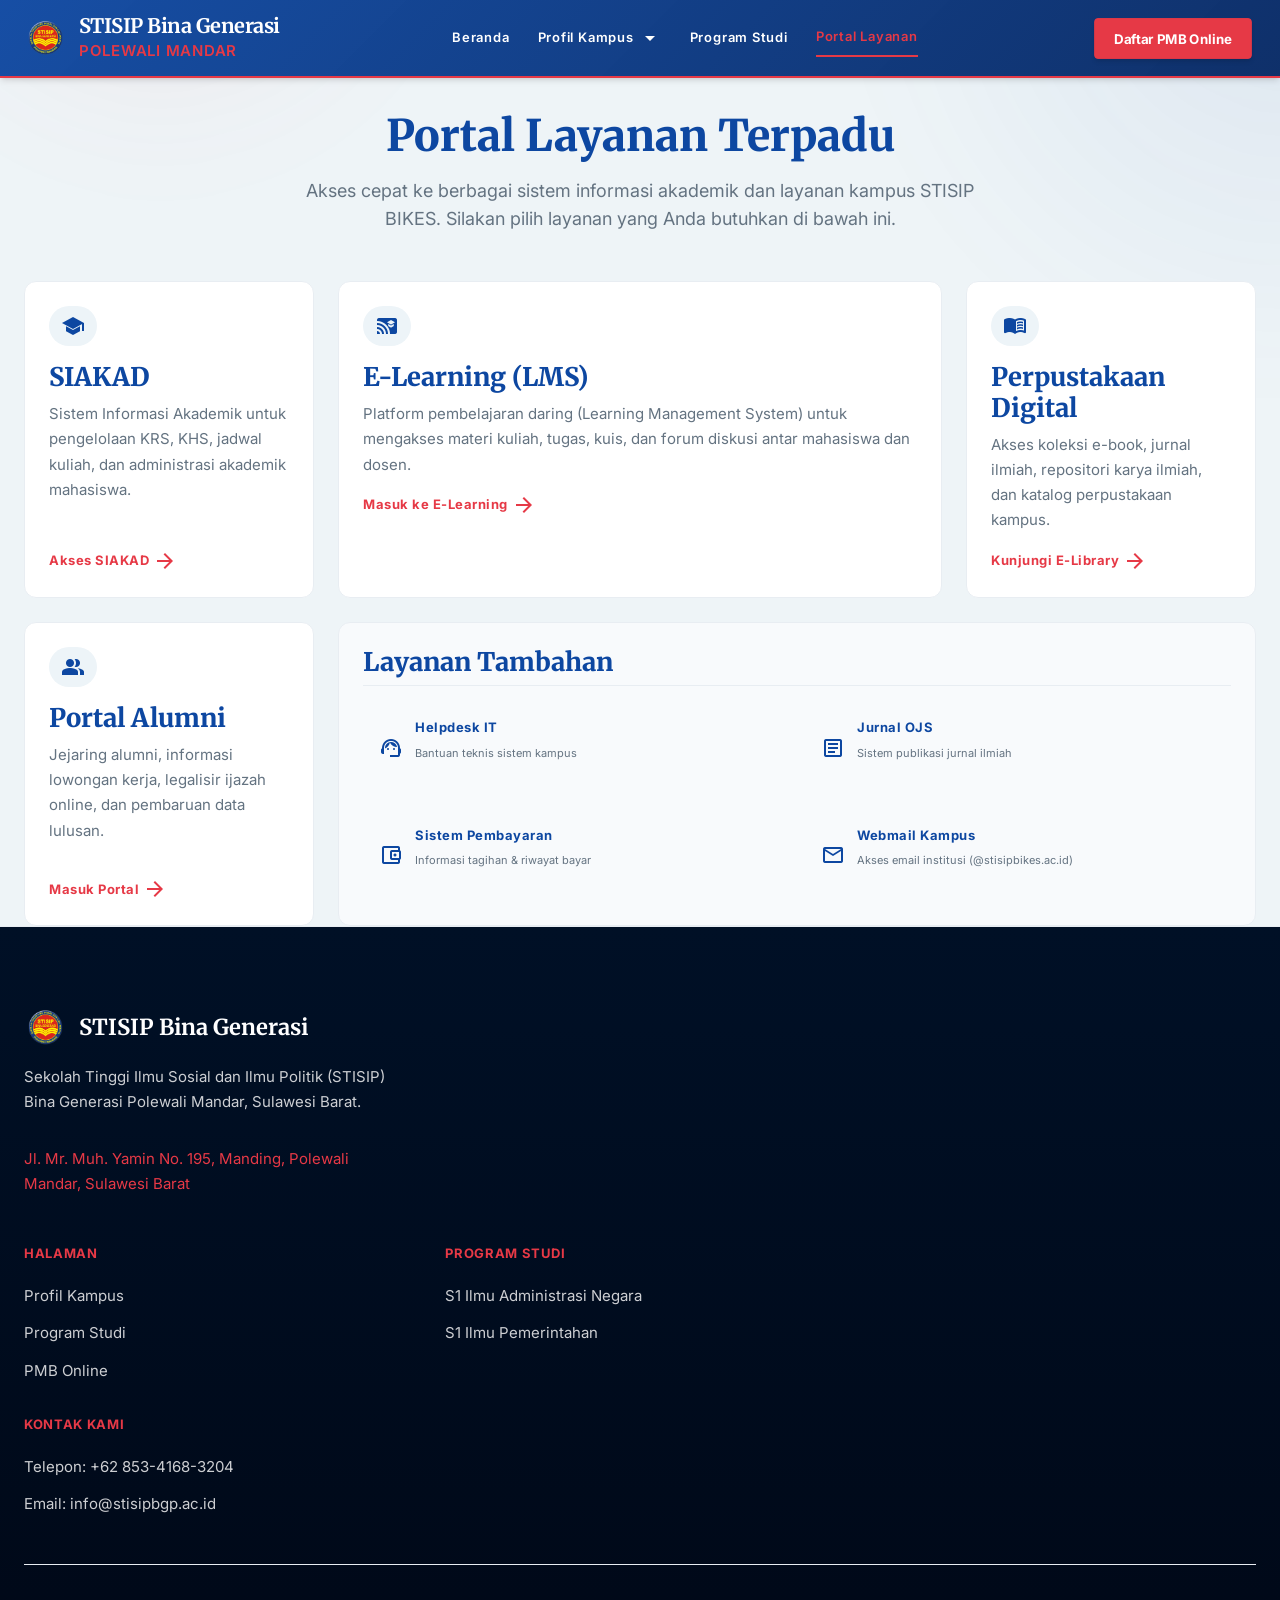
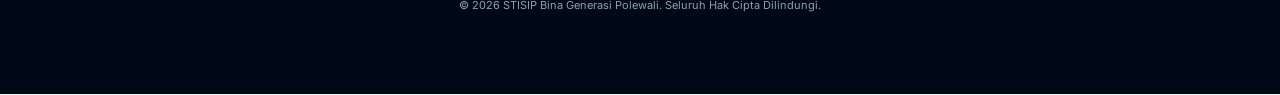
<file: portal-layanan.html>
<!DOCTYPE html>
<html lang="id">

<head>
    <link href="https://cdn.jsdelivr.net/npm/bootstrap@5.3.3/dist/css/bootstrap.min.css" rel="stylesheet" />
    <meta charset="utf-8" />
    <meta content="width=device-width, initial-scale=1.0" name="viewport" />
    <title>Portal Layanan - STISIP BIKES</title>
    <link
        href="https://fonts.googleapis.com/css2?family=Material+Symbols+Outlined:wght,FILL@100..700,0..1&amp;display=swap"
        rel="stylesheet" />
    <link
        href="https://fonts.googleapis.com/css2?family=Merriweather:wght@400;700&amp;family=Inter:wght@400;600&amp;display=swap"
        rel="stylesheet" />
    <style>
        .material-symbols-outlined {
            font-variation-settings: 'FILL' 0, 'wght' 400, 'GRAD' 0, 'opsz' 24;
        }

        .material-symbols-outlined[data-weight="fill"] {
            font-variation-settings: 'FILL' 1;
        }
    </style>
    <link href="assets/css/styles.css" rel="stylesheet" />
</head>

<body class="bg-background text-on-surface font-body-md min-h-screen flex flex-col pt-[72px]">
    <!-- TopNavBar (Shared Component) -->
    <header aria-label="Main Navigation"
        class="shadow-md docked full-width top-0 fixed w-full z-50 flex flex-col items-center px-gutter max-w-container-max mx-auto h-[78px] justify-center left-0 right-0 header-site">
        <div class="w-full max-w-container-max flex items-center justify-between">
            <a href="index.html" class="flex items-center gap-3 hover:opacity-90 transition-opacity site-logo">
                <img alt="Logo STISIP Bina Generasi Polewali" class="h-12 w-auto object-contain"
                    src="img/LOGO STISIP.png" />
                <div class="flex flex-col">
                    <span
                        class="brand-title font-display-lg text-[18px] md:text-[20px] font-bold text-on-primary tracking-tight leading-tight">STISIP
                        Bina Generasi</span>
                    <span class="text-[11px] text-secondary font-semibold tracking-wider uppercase">Polewali
                        Mandar</span>
                </div>
            </a>
            <nav aria-label="Desktop Navigation" class="hidden md:flex items-center gap-7">
                <a class="nav-link-custom" href="index.html">Beranda</a>
                <div class="dropdown-container">
                    <a class="nav-link-custom cursor-pointer flex items-center gap-1" href="#">Profil Kampus <span class="material-symbols-outlined text-[16px]">arrow_drop_down</span></a>
                    <div class="dropdown-menu-custom">
                        <a href="profil.html">Sejarah Singkat</a>
                        <a href="visimisi.html">Visi & Misi</a>
                    </div>
                </div>
                <a class="nav-link-custom" href="program-studi.html">Program Studi</a>

                <a class="nav-link-custom active" href="portal-layanan.html">Portal Layanan</a>
            </nav>
            <div class="hidden md:flex items-center gap-4">
                <a href="https://forms.gle/vNthpEV2YGb8Ls4z7" target="_blank"
                    class="btn btn-sm btn-primary-custom px-5 py-2.5 rounded font-bold scale-95 active:transition-transform hover:bg-secondary-fixed-dim transition-colors flex items-center justify-center shadow-md">
                    Daftar PMB Online
                </a>
            </div>
            <button id="mobile-menu-toggle" aria-label="Menu" class="md:hidden text-on-primary p-2 focus:outline-none">
                <span class="material-symbols-outlined">menu</span>
            </button>
        </div>
    </header>

    <!-- Mobile Navigation Drawer -->
    <div id="mobile-menu"
        class="fixed inset-0 z-50 translate-x-full transition-transform duration-300 ease-in-out md:hidden"
        aria-hidden="true">
        <!-- Overlay -->
        <div id="mobile-menu-overlay" class="absolute inset-0 bg-primary/80 backdrop-blur-sm"></div>
        <!-- Drawer Content -->
        <div class="absolute right-0 top-0 bottom-0 w-72 bg-primary text-on-primary p-6 flex flex-col gap-6 shadow-xl z-10"
            style="background: linear-gradient(180deg, #001026 0%, #000a1e 100%);">
            <div class="flex items-center justify-between border-b border-on-primary/10 pb-4">
                <div class="flex items-center gap-2">
                    <img alt="Logo STISIP" class="h-8 w-auto" src="img/LOGO STISIP.png" />
                    <span class="font-display-lg text-[16px] font-bold text-on-primary">STISIP Bina Generasi</span>
                </div>
                <button id="mobile-menu-close" aria-label="Close Menu"
                    class="text-on-primary p-1 rounded-full hover:bg-primary-container">
                    <span class="material-symbols-outlined">close</span>
                </button>
            </div>
            <nav class="flex flex-col gap-4 mt-2">
                <a class="font-label-md text-label-md py-2 border-b border-on-primary/10 transition-colors hover:text-secondary"
                    href="index.html">Beranda</a>
                <details class="group border-b border-on-primary/10 pb-2">
                    <summary class="font-label-md text-label-md py-2 transition-colors hover:text-secondary cursor-pointer flex justify-between items-center text-on-primary">
                        Profil Kampus
                        <span class="material-symbols-outlined text-[20px] transition-transform group-open:rotate-180">arrow_drop_down</span>
                    </summary>
                    <div class="flex flex-col gap-2 pt-1 pb-1">
                        <a class="font-label-md text-label-md pl-4 transition-colors hover:text-secondary text-on-primary/80"
                            href="profil.html">Sejarah Singkat</a>
                        <a class="font-label-md text-label-md pl-4 transition-colors hover:text-secondary text-on-primary/80"
                            href="visimisi.html">Visi & Misi</a>
                    </div>
                </details>
                <a class="font-label-md text-label-md py-2 border-b border-on-primary/10 transition-colors hover:text-secondary"
                    href="program-studi.html">Program Studi</a>

                <a class="font-label-md text-label-md py-2 border-b border-on-primary/10 transition-colors text-secondary font-bold"
                    href="portal-layanan.html">Portal Layanan</a>
            </nav>
            <div class="mt-auto flex flex-col gap-4">
                <a href="https://forms.gle/vNthpEV2YGb8Ls4z7" target="_blank"
                    class="w-full font-label-md text-label-md bg-secondary text-white py-3 rounded font-bold hover:bg-secondary-fixed-dim transition-colors text-center shadow-md">
                    Daftar PMB Sekarang
                </a>
            </div>
        </div>
    </div>

    <!-- Main Content Canvas -->
    <main class="flex-grow pt-[40px] pb-section-padding-desktop px-gutter max-w-container-max mx-auto w-full">
        <!-- Header Section -->
        <header class="text-center mb-12">
            <h1 class="font-headline-md text-headline-md text-primary mb-4">Portal Layanan Terpadu</h1>
            <p class="font-body-lg text-body-lg text-on-surface-variant max-w-2xl mx-auto">Akses cepat ke berbagai
                sistem informasi akademik dan layanan kampus STISIP BIKES. Silakan pilih layanan yang Anda butuhkan di
                bawah ini.</p>
        </header>
        <!-- Bento Grid Layout for Services -->
        <div class="grid grid-cols-1 md:grid-cols-2 lg:grid-cols-4 gap-6">
            <!-- SIAKAD Card -->
            <a class="group relative overflow-hidden rounded-xl border border-outline-variant bg-surface-container-lowest p-6 transition-all duration-300 hover:shadow-[0_2px_8px_rgba(0,0,0,0.04)] hover:border-secondary flex flex-col h-full"
                href="#">
                <div class="mb-4 flex h-12 w-12 items-center justify-center rounded-full bg-primary-fixed text-primary">
                    <span class="material-symbols-outlined text-3xl" data-icon="school" data-weight="fill">school</span>
                </div>
                <h3 class="font-headline-sm text-headline-sm text-primary mb-2">SIAKAD</h3>
                <p class="font-body-md text-body-md text-on-surface-variant flex-grow mb-6">Sistem Informasi Akademik
                    untuk pengelolaan KRS, KHS, jadwal kuliah, dan administrasi akademik mahasiswa.</p>
                <div
                    class="flex items-center text-secondary font-label-md text-label-md mt-auto group-hover:text-primary transition-colors">
                    <span>Akses SIAKAD</span>
                    <span
                        class="material-symbols-outlined ml-1 text-sm transform group-hover:translate-x-1 transition-transform"
                        data-icon="arrow_forward">arrow_forward</span>
                </div>
            </a>
            <!-- E-Learning Card -->
            <a class="group relative overflow-hidden rounded-xl border border-outline-variant bg-surface-container-lowest p-6 transition-all duration-300 hover:shadow-[0_2px_8px_rgba(0,0,0,0.04)] hover:border-secondary flex flex-col h-full lg:col-span-2 lg:bg-primary-container lg:text-on-primary-container lg:border-none"
                href="#">
                <!-- Decorative background pattern for large card -->
                <div class="absolute inset-0 opacity-10 pointer-events-none hidden lg:block"
                    style="background-image: radial-gradient(circle at 2px 2px, currentColor 1px, transparent 0); background-size: 24px 24px;">
                </div>
                <div class="relative z-10">
                    <div
                        class="mb-4 flex h-12 w-12 items-center justify-center rounded-full bg-primary-fixed text-primary lg:bg-secondary lg:text-primary">
                        <span class="material-symbols-outlined text-3xl" data-icon="cast_for_education"
                            data-weight="fill">cast_for_education</span>
                    </div>
                    <h3 class="font-headline-sm text-headline-sm text-primary lg:text-on-primary mb-2">E-Learning (LMS)
                    </h3>
                    <p
                        class="font-body-md text-body-md text-on-surface-variant lg:text-on-primary-container flex-grow mb-6 max-w-lg">
                        Platform pembelajaran daring (Learning Management System) untuk mengakses materi kuliah, tugas,
                        kuis, dan forum diskusi antar mahasiswa dan dosen.</p>
                    <div
                        class="flex items-center text-secondary lg:text-secondary-fixed font-label-md text-label-md mt-auto group-hover:text-primary lg:group-hover:text-white transition-colors">
                        <span>Masuk ke E-Learning</span>
                        <span
                            class="material-symbols-outlined ml-1 text-sm transform group-hover:translate-x-1 transition-transform"
                            data-icon="arrow_forward">arrow_forward</span>
                    </div>
                </div>
            </a>
            <!-- Digital Library Card -->
            <a class="group relative overflow-hidden rounded-xl border border-outline-variant bg-surface-container-lowest p-6 transition-all duration-300 hover:shadow-[0_2px_8px_rgba(0,0,0,0.04)] hover:border-secondary flex flex-col h-full"
                href="#">
                <div class="mb-4 flex h-12 w-12 items-center justify-center rounded-full bg-primary-fixed text-primary">
                    <span class="material-symbols-outlined text-3xl" data-icon="menu_book"
                        data-weight="fill">menu_book</span>
                </div>
                <h3 class="font-headline-sm text-headline-sm text-primary mb-2">Perpustakaan Digital</h3>
                <p class="font-body-md text-body-md text-on-surface-variant flex-grow mb-6">Akses koleksi e-book, jurnal
                    ilmiah, repositori karya ilmiah, dan katalog perpustakaan kampus.</p>
                <div
                    class="flex items-center text-secondary font-label-md text-label-md mt-auto group-hover:text-primary transition-colors">
                    <span>Kunjungi E-Library</span>
                    <span
                        class="material-symbols-outlined ml-1 text-sm transform group-hover:translate-x-1 transition-transform"
                        data-icon="arrow_forward">arrow_forward</span>
                </div>
            </a>
            <!-- Alumni Portal Card -->
            <a class="group relative overflow-hidden rounded-xl border border-outline-variant bg-surface-container-lowest p-6 transition-all duration-300 hover:shadow-[0_2px_8px_rgba(0,0,0,0.04)] hover:border-secondary flex flex-col h-full"
                href="#">
                <div class="mb-4 flex h-12 w-12 items-center justify-center rounded-full bg-primary-fixed text-primary">
                    <span class="material-symbols-outlined text-3xl" data-icon="group" data-weight="fill">group</span>
                </div>
                <h3 class="font-headline-sm text-headline-sm text-primary mb-2">Portal Alumni</h3>
                <p class="font-body-md text-body-md text-on-surface-variant flex-grow mb-6">Jejaring alumni, informasi
                    lowongan kerja, legalisir ijazah online, dan pembaruan data lulusan.</p>
                <div
                    class="flex items-center text-secondary font-label-md text-label-md mt-auto group-hover:text-primary transition-colors">
                    <span>Masuk Portal</span>
                    <span
                        class="material-symbols-outlined ml-1 text-sm transform group-hover:translate-x-1 transition-transform"
                        data-icon="arrow_forward">arrow_forward</span>
                </div>
            </a>
            <!-- Other Services List (Spanning full width on mobile, half on large) -->
            <div
                class="col-span-1 md:col-span-2 lg:col-span-3 bg-surface-container-low rounded-xl border border-outline-variant p-6">
                <h3 class="font-headline-sm text-headline-sm text-primary mb-4 border-b border-outline-variant pb-2">
                    Layanan Tambahan</h3>
                <div class="grid grid-cols-1 md:grid-cols-2 gap-4">
                    <a class="flex items-center gap-3 p-3 rounded-lg hover:bg-surface-container transition-colors"
                        href="#">
                        <span class="material-symbols-outlined text-primary"
                            data-icon="support_agent">support_agent</span>
                        <div>
                            <h4 class="font-label-md text-label-md text-primary">Helpdesk IT</h4>
                            <p class="font-caption text-caption text-on-surface-variant">Bantuan teknis sistem kampus
                            </p>
                        </div>
                    </a>
                    <a class="flex items-center gap-3 p-3 rounded-lg hover:bg-surface-container transition-colors"
                        href="#">
                        <span class="material-symbols-outlined text-primary" data-icon="article">article</span>
                        <div>
                            <h4 class="font-label-md text-label-md text-primary">Jurnal OJS</h4>
                            <p class="font-caption text-caption text-on-surface-variant">Sistem publikasi jurnal ilmiah
                            </p>
                        </div>
                    </a>
                    <a class="flex items-center gap-3 p-3 rounded-lg hover:bg-surface-container transition-colors"
                        href="#">
                        <span class="material-symbols-outlined text-primary"
                            data-icon="account_balance_wallet">account_balance_wallet</span>
                        <div>
                            <h4 class="font-label-md text-label-md text-primary">Sistem Pembayaran</h4>
                            <p class="font-caption text-caption text-on-surface-variant">Informasi tagihan &amp; riwayat
                                bayar</p>
                        </div>
                    </a>
                    <a class="flex items-center gap-3 p-3 rounded-lg hover:bg-surface-container transition-colors"
                        href="#">
                        <span class="material-symbols-outlined text-primary" data-icon="mail">mail</span>
                        <div>
                            <h4 class="font-label-md text-label-md text-primary">Webmail Kampus</h4>
                            <p class="font-caption text-caption text-on-surface-variant">Akses email institusi
                                (@stisipbikes.ac.id)</p>
                        </div>
                    </a>
                </div>
            </div>
        </div>
    </main>

    <!-- Footer (Shared Component) -->
    <footer aria-label="Site Footer"
        class="bg-primary text-on-primary w-full py-section-padding-desktop px-gutter max-w-container-max mx-auto border-t border-outline-variant full-width bottom-0 mt-20"
        style="background: linear-gradient(180deg, #001026 0%, #000817 100%);">
        <div class="flex flex-col md:flex-row justify-between items-start gap-8">
            <div class="flex flex-col gap-4 max-w-sm">
                <div class="flex items-center gap-3">
                    <img alt="Logo STISIP Bina Generasi Polewali" class="h-12 w-auto object-contain"
                        src="img/LOGO STISIP.png" />
                    <span class="font-display-lg text-[22px] font-bold text-on-primary leading-tight">STISIP Bina
                        Generasi</span>
                </div>
                <p class="font-body-md text-body-md text-on-primary/80">
                    Sekolah Tinggi Ilmu Sosial dan Ilmu Politik (STISIP) Bina Generasi Polewali Mandar, Sulawesi Barat.
                </p>
                <p class="font-body-md text-[14px] text-secondary">
                    Jl. Mr. Muh. Yamin No. 195, Manding, Polewali Mandar, Sulawesi Barat
                </p>
            </div>
            <div class="grid grid-cols-2 md:grid-cols-3 gap-8 w-full md:w-auto">
                <div class="flex flex-col gap-3">
                    <h4 class="font-label-md text-label-md text-secondary font-bold uppercase tracking-wider">Halaman
                    </h4>
                    <a class="font-body-md text-body-md text-on-primary/80 hover:text-white transition-colors"
                        href="profil.html">Profil Kampus</a>
                    <a class="font-body-md text-body-md text-on-primary/80 hover:text-white transition-colors"
                        href="program-studi.html">Program Studi</a>
                    <a class="font-body-md text-body-md text-on-primary/80 hover:text-white transition-colors"
                        href="https://forms.gle/vNthpEV2YGb8Ls4z7" target="_blank">PMB Online</a>
                </div>
                <div class="flex flex-col gap-3">
                    <h4 class="font-label-md text-label-md text-secondary font-bold uppercase tracking-wider">Program
                        Studi</h4>
                    <a class="font-body-md text-body-md text-on-primary/80 hover:text-white transition-colors"
                        href="program-studi.html">S1 Ilmu Administrasi Negara</a>
                    <a class="font-body-md text-body-md text-on-primary/80 hover:text-white transition-colors"
                        href="program-studi.html">S1 Ilmu Pemerintahan</a>
                </div>
                <div class="flex flex-col gap-3 col-span-2 md:col-span-1">
                    <h4 class="font-label-md text-label-md text-secondary font-bold uppercase tracking-wider">Kontak
                        Kami</h4>
                    <span class="font-body-md text-body-md text-on-primary/80">Telepon: +62 853-4168-3204</span>
                    <span class="font-body-md text-body-md text-on-primary/80">Email: info@stisipbgp.ac.id</span>
                </div>
            </div>
        </div>
        <div
            class="w-full mt-12 pt-8 border-t border-on-primary/10 text-center text-on-primary/60 font-caption text-caption">
            © 2026 STISIP Bina Generasi Polewali. Seluruh Hak Cipta Dilindungi.
        </div>
    </footer>
    <script src="assets/js/main.js"></script>
</body>

</html>
</file>
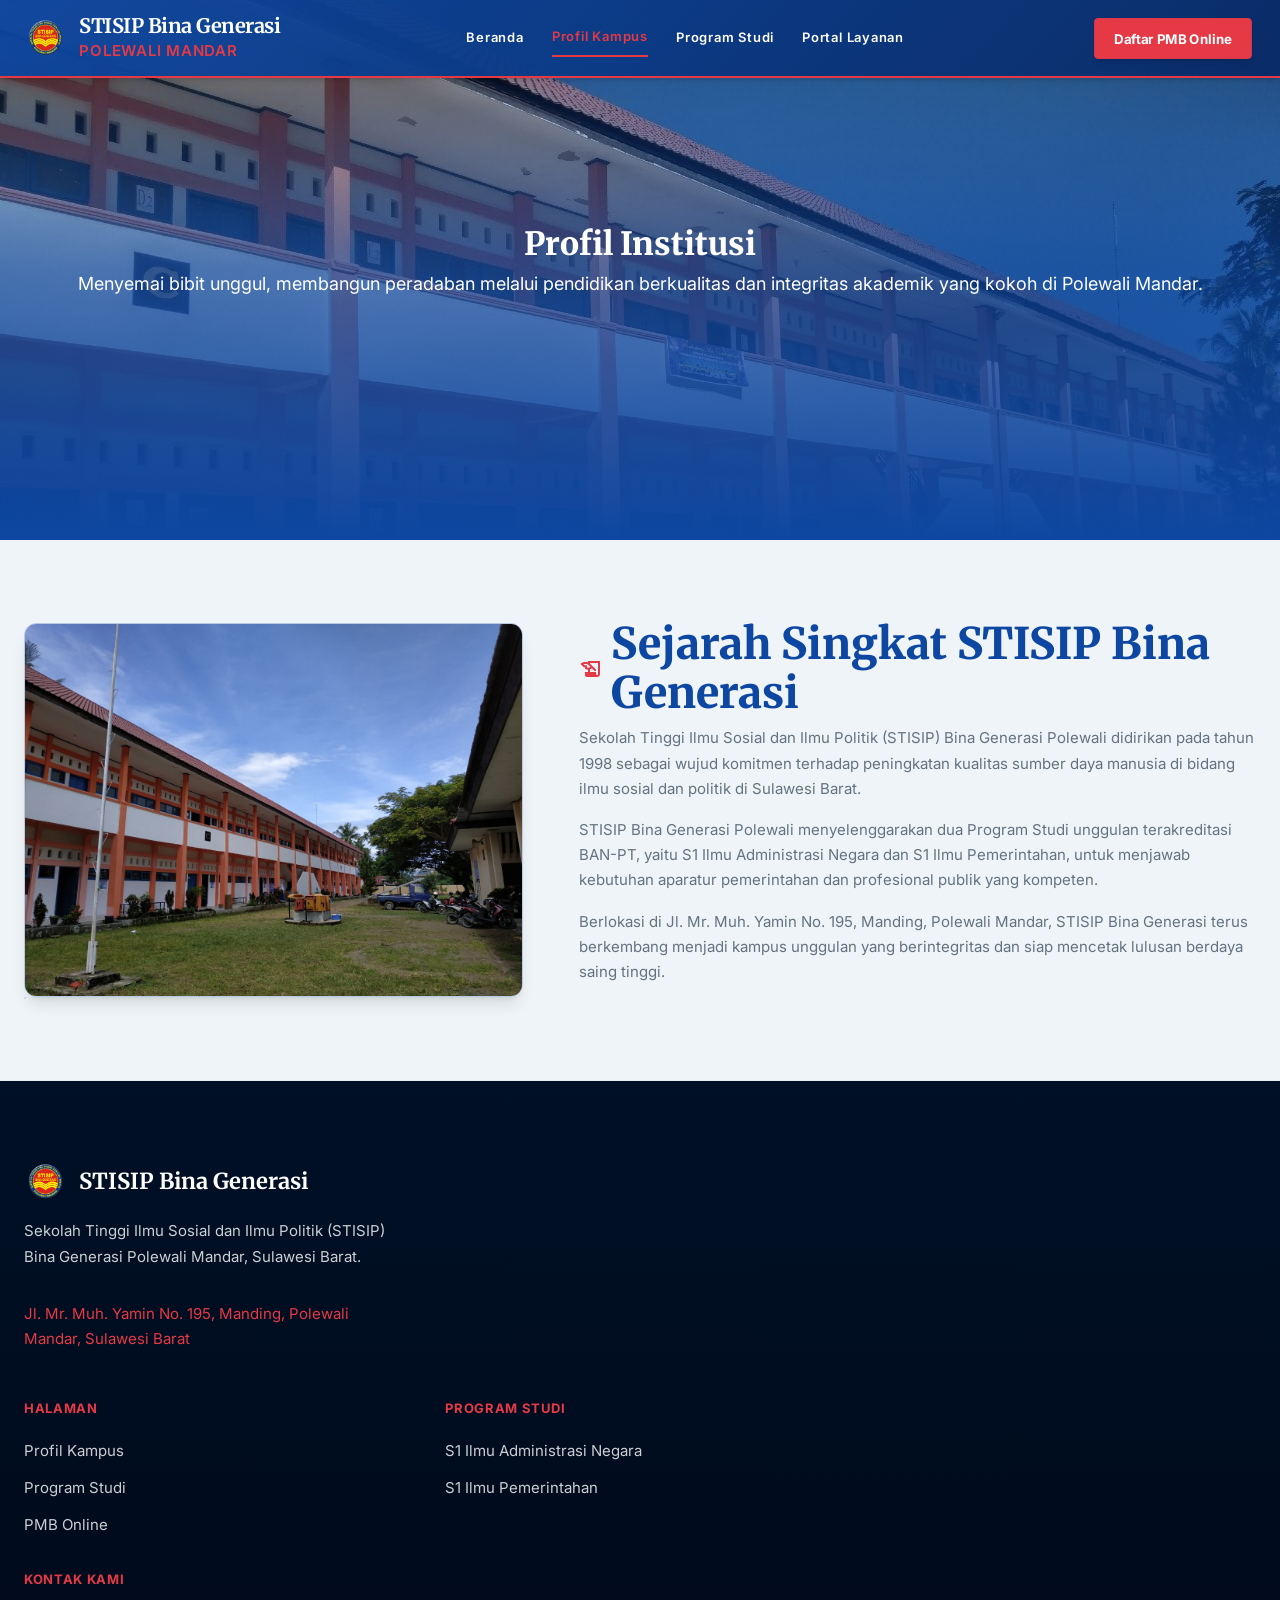
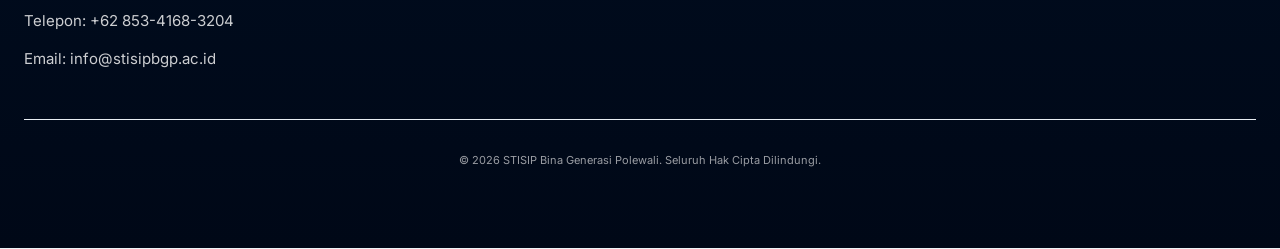
<file: profil.html>
<!DOCTYPE html>
<html lang="id">

<head>
    <link href="https://cdn.jsdelivr.net/npm/bootstrap@5.3.3/dist/css/bootstrap.min.css" rel="stylesheet" />
    <meta charset="utf-8" />
    <meta content="width=device-width, initial-scale=1.0" name="viewport" />
    <title>Profil - STISIP BIKES</title>
    <link
        href="https://fonts.googleapis.com/css2?family=Inter:wght@400;600&amp;family=Merriweather:wght@400;700&amp;display=swap"
        rel="stylesheet" />
    <link
        href="https://fonts.googleapis.com/css2?family=Material+Symbols+Outlined:wght,FILL@100..700,0..1&amp;display=swap"
        rel="stylesheet" />
    <style>
        .material-symbols-outlined {
            font-variation-settings: 'FILL' 1, 'wght' 400, 'GRAD' 0, 'opsz' 24;
        }
    </style>
    <link href="assets/css/styles.css" rel="stylesheet" />
</head>

<body class="bg-background text-on-background font-body-md text-body-md antialiased">
    <!-- TopNavBar (Shared Component) -->
    <header aria-label="Main Navigation"
        class="shadow-md docked full-width top-0 fixed w-full z-50 flex flex-col items-center px-gutter max-w-container-max mx-auto h-[78px] justify-center left-0 right-0 header-site">
        <div class="w-full max-w-container-max flex items-center justify-between">
            <a href="index.html" class="flex items-center gap-3 hover:opacity-90 transition-opacity site-logo">
                <img alt="Logo STISIP Bina Generasi Polewali" class="h-12 w-auto object-contain"
                    src="img/LOGO STISIP.png" />
                <div class="flex flex-col">
                    <span
                        class="brand-title font-display-lg text-[18px] md:text-[20px] font-bold text-on-primary tracking-tight leading-tight">STISIP
                        Bina Generasi</span>
                    <span class="text-[11px] text-secondary font-semibold tracking-wider uppercase">Polewali
                        Mandar</span>
                </div>
            </a>
            <nav aria-label="Desktop Navigation" class="hidden md:flex items-center gap-7">
                <a class="nav-link-custom" href="index.html">Beranda</a>
                <a class="nav-link-custom active" href="profil.html">Profil Kampus</a>
                <a class="nav-link-custom" href="program-studi.html">Program Studi</a>

                <a class="nav-link-custom" href="portal-layanan.html">Portal Layanan</a>
            </nav>
            <div class="hidden md:flex items-center gap-4">
                <a href="https://forms.gle/vNthpEV2YGb8Ls4z7" target="_blank"
                    class="btn btn-sm btn-primary-custom px-5 py-2.5 rounded font-bold scale-95 active:transition-transform hover:bg-secondary-fixed-dim transition-colors flex items-center justify-center shadow-md">
                    Daftar PMB Online
                </a>
            </div>
            <button id="mobile-menu-toggle" aria-label="Menu" class="md:hidden text-on-primary p-2 focus:outline-none">
                <span class="material-symbols-outlined">menu</span>
            </button>
        </div>
    </header>

    <!-- Mobile Navigation Drawer -->
    <div id="mobile-menu"
        class="fixed inset-0 z-50 translate-x-full transition-transform duration-300 ease-in-out md:hidden"
        aria-hidden="true">
        <!-- Overlay -->
        <div id="mobile-menu-overlay" class="absolute inset-0 bg-primary/80 backdrop-blur-sm"></div>
        <!-- Drawer Content -->
        <div class="absolute right-0 top-0 bottom-0 w-72 bg-primary text-on-primary p-6 flex flex-col gap-6 shadow-xl z-10"
            style="background: linear-gradient(180deg, #001026 0%, #000a1e 100%);">
            <div class="flex items-center justify-between border-b border-on-primary/10 pb-4">
                <div class="flex items-center gap-2">
                    <img alt="Logo STISIP" class="h-8 w-auto" src="img/LOGO STISIP.png" />
                    <span class="font-display-lg text-[16px] font-bold text-on-primary">STISIP Bina Generasi</span>
                </div>
                <button id="mobile-menu-close" aria-label="Close Menu"
                    class="text-on-primary p-1 rounded-full hover:bg-primary-container">
                    <span class="material-symbols-outlined">close</span>
                </button>
            </div>
            <nav class="flex flex-col gap-4 mt-2">
                <a class="font-label-md text-label-md py-2 border-b border-on-primary/10 transition-colors hover:text-secondary"
                    href="index.html">Beranda</a>
                <a class="font-label-md text-label-md py-2 border-b border-on-primary/10 transition-colors text-secondary font-bold"
                    href="profil.html">Profil Kampus</a>
                <a class="font-label-md text-label-md py-2 border-b border-on-primary/10 transition-colors hover:text-secondary"
                    href="program-studi.html">Program Studi</a>

                <a class="font-label-md text-label-md py-2 border-b border-on-primary/10 transition-colors hover:text-secondary"
                    href="portal-layanan.html">Portal Layanan</a>
            </nav>
            <div class="mt-auto flex flex-col gap-4">
                <a href="https://forms.gle/vNthpEV2YGb8Ls4z7" target="_blank"
                    class="w-full font-label-md text-label-md bg-secondary text-white py-3 rounded font-bold hover:bg-secondary-fixed-dim transition-colors text-center shadow-md">
                    Daftar PMB Sekarang
                </a>
            </div>
        </div>
    </div>

    <!-- Main Content -->
    <main>
        <!-- Hero Section -->
        <section class="relative w-full h-[60vh] min-h-[400px] flex items-center justify-center bg-primary">
            <div class="absolute inset-0 z-0">
                <div class="bg-cover bg-center w-full h-full opacity-60"
                    style="background-image: url('img/header.jpeg')"></div>
                <div class="absolute inset-0 bg-gradient-to-t from-primary/90 via-primary/60 to-primary/40"></div>
            </div>
            <div class="relative z-10 text-center px-gutter max-w-[800px]">
                <h1 class="font-display-lg text-display-lg md:font-display-lg text-on-primary mb-6">Profil Institusi
                </h1>
                <p class="font-body-lg text-body-lg text-on-primary-container">Menyemai bibit unggul, membangun
                    peradaban melalui pendidikan berkualitas dan integritas akademik yang kokoh di Polewali Mandar.</p>
            </div>
        </section>
        <!-- Sejarah Singkat -->
        <section id="sejarah"
            class="py-section-padding-mobile md:py-section-padding-desktop px-gutter max-w-container-max mx-auto">
            <div class="grid grid-cols-1 md:grid-cols-12 gap-gutter items-center">
                <div class="md:col-span-5 relative">
                    <img alt="Sejarah STISIP Bina Generasi Polewali"
                        class="w-full aspect-[4/3] md:aspect-[4/5] object-cover rounded-xl shadow-lg border border-outline-variant/40"
                        src="img/foto kampus 2.jpeg" />
                    <div
                        class="absolute -bottom-4 -right-4 w-2/3 aspect-square bg-surface-container rounded-xl -z-10 hidden md:block border border-outline-variant/30">
                    </div>
                </div>
                <div class="md:col-span-7 md:pl-8">
                    <h2 class="font-headline-md text-headline-md text-primary mb-6 flex items-center gap-2">
                        <span class="material-symbols-outlined text-secondary"
                            data-icon="history_edu">history_edu</span>
                        Sejarah Singkat STISIP Bina Generasi
                    </h2>
                    <div class="space-y-4 font-body-md text-body-md text-on-surface-variant">
                        <p>Sekolah Tinggi Ilmu Sosial dan Ilmu Politik (STISIP) Bina Generasi Polewali didirikan pada
                            tahun 1998 sebagai wujud komitmen terhadap peningkatan kualitas sumber daya manusia di
                            bidang ilmu sosial dan politik di Sulawesi Barat.</p>
                        <p>STISIP Bina Generasi Polewali menyelenggarakan dua Program Studi unggulan terakreditasi
                            BAN-PT, yaitu S1 Ilmu Administrasi Negara dan S1 Ilmu Pemerintahan, untuk menjawab kebutuhan
                            aparatur pemerintahan dan profesional publik yang kompeten.</p>
                        <p>Berlokasi di Jl. Mr. Muh. Yamin No. 195, Manding, Polewali Mandar, STISIP Bina Generasi terus
                            berkembang menjadi kampus unggulan yang berintegritas dan siap mencetak lulusan berdaya
                            saing tinggi.</p>
                    </div>
                </div>
            </div>
        </section>
    </main>
    <!-- Footer -->
    <!-- Footer (Shared Component) -->
    <footer aria-label="Site Footer"
        class="bg-primary text-on-primary w-full py-section-padding-desktop px-gutter max-w-container-max mx-auto border-t border-outline-variant full-width bottom-0 mt-20"
        style="background: linear-gradient(180deg, #001026 0%, #000817 100%);">
        <div class="flex flex-col md:flex-row justify-between items-start gap-8">
            <div class="flex flex-col gap-4 max-w-sm">
                <div class="flex items-center gap-3">
                    <img alt="Logo STISIP Bina Generasi Polewali" class="h-12 w-auto object-contain"
                        src="img/LOGO STISIP.png" />
                    <span class="font-display-lg text-[22px] font-bold text-on-primary leading-tight">STISIP Bina
                        Generasi</span>
                </div>
                <p class="font-body-md text-body-md text-on-primary/80">
                    Sekolah Tinggi Ilmu Sosial dan Ilmu Politik (STISIP) Bina Generasi Polewali Mandar, Sulawesi Barat.
                </p>
                <p class="font-body-md text-[14px] text-secondary">
                    Jl. Mr. Muh. Yamin No. 195, Manding, Polewali Mandar, Sulawesi Barat
                </p>
            </div>
            <div class="grid grid-cols-2 md:grid-cols-3 gap-8 w-full md:w-auto">
                <div class="flex flex-col gap-3">
                    <h4 class="font-label-md text-label-md text-secondary font-bold uppercase tracking-wider">Halaman
                    </h4>
                    <a class="font-body-md text-body-md text-on-primary/80 hover:text-white transition-colors"
                        href="profil.html">Profil Kampus</a>
                    <a class="font-body-md text-body-md text-on-primary/80 hover:text-white transition-colors"
                        href="program-studi.html">Program Studi</a>
                    <a class="font-body-md text-body-md text-on-primary/80 hover:text-white transition-colors"
                        href="https://forms.gle/vNthpEV2YGb8Ls4z7" target="_blank">PMB Online</a>
                </div>
                <div class="flex flex-col gap-3">
                    <h4 class="font-label-md text-label-md text-secondary font-bold uppercase tracking-wider">Program
                        Studi</h4>
                    <a class="font-body-md text-body-md text-on-primary/80 hover:text-white transition-colors"
                        href="program-studi.html">S1 Ilmu Administrasi Negara</a>
                    <a class="font-body-md text-body-md text-on-primary/80 hover:text-white transition-colors"
                        href="program-studi.html">S1 Ilmu Pemerintahan</a>
                </div>
                <div class="flex flex-col gap-3 col-span-2 md:col-span-1">
                    <h4 class="font-label-md text-label-md text-secondary font-bold uppercase tracking-wider">Kontak
                        Kami</h4>
                    <span class="font-body-md text-body-md text-on-primary/80">Telepon: +62 853-4168-3204</span>
                    <span class="font-body-md text-body-md text-on-primary/80">Email: info@stisipbgp.ac.id</span>
                </div>
            </div>
        </div>
        <div
            class="w-full mt-12 pt-8 border-t border-on-primary/10 text-center text-on-primary/60 font-caption text-caption">
            © 2026 STISIP Bina Generasi Polewali. Seluruh Hak Cipta Dilindungi.
        </div>
    </footer>
    <script src="assets/js/main.js"></script>
</body>

</html>
</file>
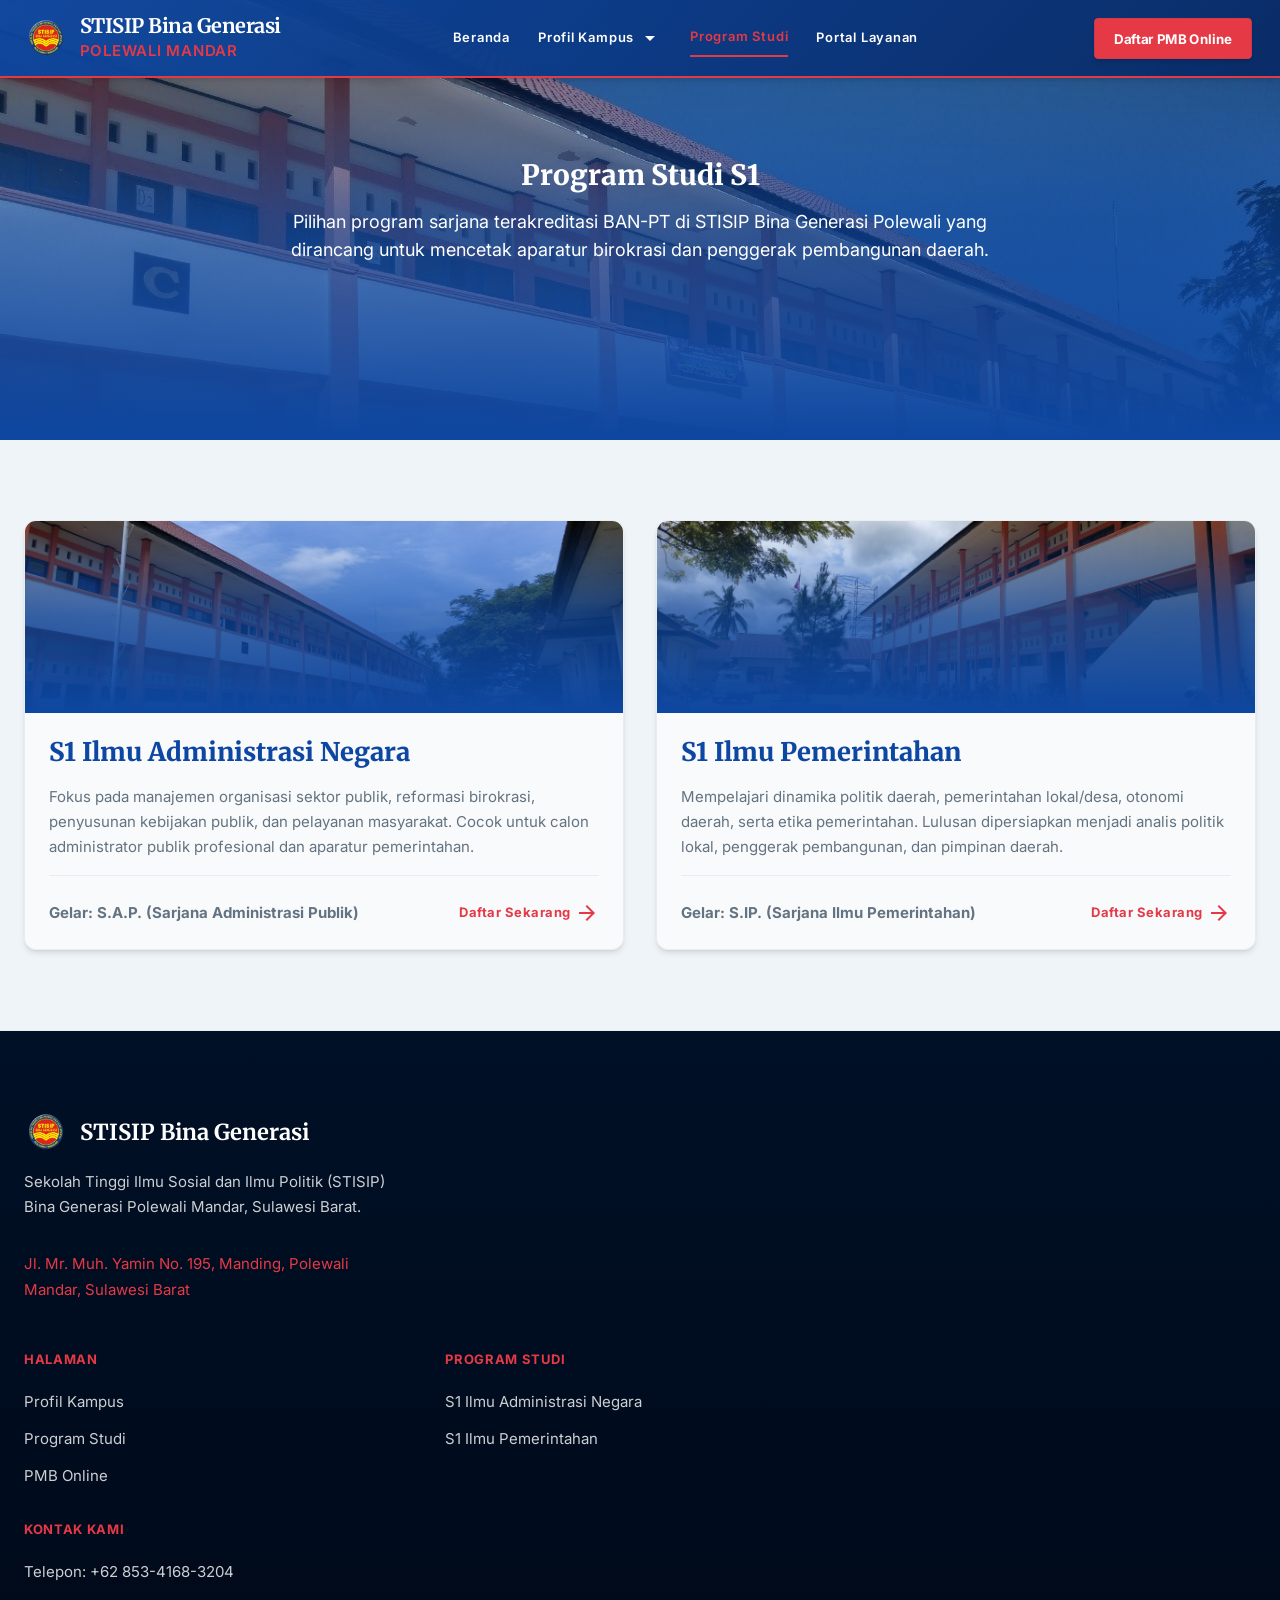
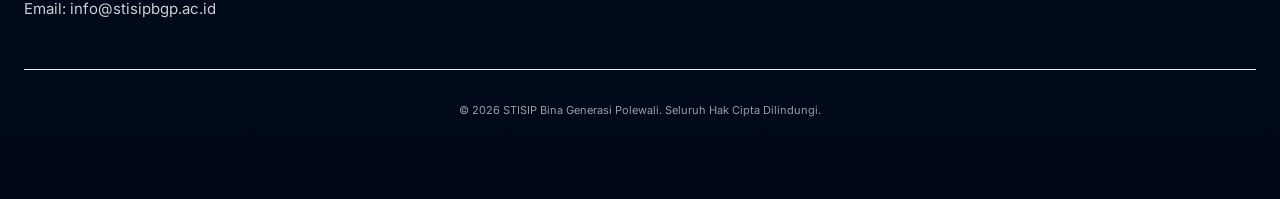
<file: program-studi.html>
<!DOCTYPE html>
<html lang="id">

<head>
    <link href="https://cdn.jsdelivr.net/npm/bootstrap@5.3.3/dist/css/bootstrap.min.css" rel="stylesheet" />
    <meta charset="utf-8" />
    <meta content="width=device-width, initial-scale=1.0" name="viewport" />
    <title>Program Studi - STISIP BIKES</title>
    <link
        href="https://fonts.googleapis.com/css2?family=Material+Symbols+Outlined:wght,FILL@100..700,0..1&amp;display=swap"
        rel="stylesheet" />
    <link
        href="https://fonts.googleapis.com/css2?family=Merriweather:wght@400;700&amp;family=Inter:wght@400;600&amp;display=swap"
        rel="stylesheet" />
    <link href="assets/css/styles.css" rel="stylesheet" />
</head>

<body class="bg-background text-on-background font-body-md text-body-md antialiased">
    <!-- TopNavBar (Shared Component) -->
    <header aria-label="Main Navigation"
        class="shadow-md docked full-width top-0 fixed w-full z-50 flex flex-col items-center px-gutter max-w-container-max mx-auto h-[78px] justify-center left-0 right-0 header-site">
        <div class="w-full max-w-container-max flex items-center justify-between">
            <a href="index.html" class="flex items-center gap-3 hover:opacity-90 transition-opacity site-logo">
                <img alt="Logo STISIP Bina Generasi Polewali" class="h-12 w-auto object-contain"
                    src="img/LOGO STISIP.png" />
                <div class="flex flex-col">
                    <span
                        class="brand-title font-display-lg text-[18px] md:text-[20px] font-bold text-on-primary tracking-tight leading-tight">STISIP
                        Bina Generasi</span>
                    <span class="text-[11px] text-secondary font-semibold tracking-wider uppercase">Polewali
                        Mandar</span>
                </div>
            </a>
            <nav aria-label="Desktop Navigation" class="hidden md:flex items-center gap-7">
                <a class="nav-link-custom" href="index.html">Beranda</a>
                <div class="dropdown-container">
                    <a class="nav-link-custom cursor-pointer flex items-center gap-1" href="#">Profil Kampus <span class="material-symbols-outlined text-[16px]">arrow_drop_down</span></a>
                    <div class="dropdown-menu-custom">
                        <a href="profil.html">Sejarah Singkat</a>
                        <a href="visimisi.html">Visi & Misi</a>
                    </div>
                </div>
                <a class="nav-link-custom active" href="program-studi.html">Program Studi</a>

                <a class="nav-link-custom" href="portal-layanan.html">Portal Layanan</a>
            </nav>
            <div class="hidden md:flex items-center gap-4">
                <a href="https://forms.gle/vNthpEV2YGb8Ls4z7" target="_blank"
                    class="btn btn-sm btn-primary-custom px-5 py-2.5 rounded font-bold scale-95 active:transition-transform hover:bg-secondary-fixed-dim transition-colors flex items-center justify-center shadow-md">
                    Daftar PMB Online
                </a>
            </div>
            <button id="mobile-menu-toggle" aria-label="Menu" class="md:hidden text-on-primary p-2 focus:outline-none">
                <span class="material-symbols-outlined">menu</span>
            </button>
        </div>
    </header>

    <!-- Mobile Navigation Drawer -->
    <div id="mobile-menu"
        class="fixed inset-0 z-50 translate-x-full transition-transform duration-300 ease-in-out md:hidden"
        aria-hidden="true">
        <!-- Overlay -->
        <div id="mobile-menu-overlay" class="absolute inset-0 bg-primary/80 backdrop-blur-sm"></div>
        <!-- Drawer Content -->
        <div class="absolute right-0 top-0 bottom-0 w-72 bg-primary text-on-primary p-6 flex flex-col gap-6 shadow-xl z-10"
            style="background: linear-gradient(180deg, #001026 0%, #000a1e 100%);">
            <div class="flex items-center justify-between border-b border-on-primary/10 pb-4">
                <div class="flex items-center gap-2">
                    <img alt="Logo STISIP" class="h-8 w-auto" src="img/LOGO STISIP.png" />
                    <span class="font-display-lg text-[16px] font-bold text-on-primary">STISIP Bina Generasi</span>
                </div>
                <button id="mobile-menu-close" aria-label="Close Menu"
                    class="text-on-primary p-1 rounded-full hover:bg-primary-container">
                    <span class="material-symbols-outlined">close</span>
                </button>
            </div>
            <nav class="flex flex-col gap-4 mt-2">
                <a class="font-label-md text-label-md py-2 border-b border-on-primary/10 transition-colors hover:text-secondary"
                    href="index.html">Beranda</a>
                <details class="group border-b border-on-primary/10 pb-2">
                    <summary class="font-label-md text-label-md py-2 transition-colors hover:text-secondary cursor-pointer flex justify-between items-center text-on-primary">
                        Profil Kampus
                        <span class="material-symbols-outlined text-[20px] transition-transform group-open:rotate-180">arrow_drop_down</span>
                    </summary>
                    <div class="flex flex-col gap-2 pt-1 pb-1">
                        <a class="font-label-md text-label-md pl-4 transition-colors hover:text-secondary text-on-primary/80"
                            href="profil.html">Sejarah Singkat</a>
                        <a class="font-label-md text-label-md pl-4 transition-colors hover:text-secondary text-on-primary/80"
                            href="visimisi.html">Visi & Misi</a>
                    </div>
                </details>
                <a class="font-label-md text-label-md py-2 border-b border-on-primary/10 transition-colors text-secondary font-bold"
                    href="program-studi.html">Program Studi</a>

                <a class="font-label-md text-label-md py-2 border-b border-on-primary/10 transition-colors hover:text-secondary"
                    href="portal-layanan.html">Portal Layanan</a>
            </nav>
            <div class="mt-auto flex flex-col gap-4">
                <a href="https://forms.gle/vNthpEV2YGb8Ls4z7" target="_blank"
                    class="w-full font-label-md text-label-md bg-secondary text-white py-3 rounded font-bold hover:bg-secondary-fixed-dim transition-colors text-center shadow-md">
                    Daftar PMB Sekarang
                </a>
            </div>
        </div>
    </div>

    <!-- Page Banner -->
    <header class="relative w-full h-[380px] md:h-[440px] flex items-center justify-center bg-primary overflow-hidden">
        <div class="absolute inset-0 bg-cover bg-center opacity-60" style="background-image: url('img/header.jpeg')">
        </div>
        <div class="absolute inset-0 bg-gradient-to-t from-primary via-primary/70 to-primary/40"></div>
        <div class="relative z-10 text-center px-gutter max-w-3xl">
            <h1 class="font-display-lg text-display-lg-mobile md:text-display-lg text-on-primary mb-4">Program Studi S1
            </h1>
            <p class="font-body-lg text-body-lg text-on-primary opacity-90">Pilihan program sarjana terakreditasi BAN-PT
                di STISIP Bina Generasi Polewali yang dirancang untuk mencetak aparatur birokrasi dan penggerak
                pembangunan daerah.</p>
        </div>
    </header>

    <!-- Main Content -->
    <main class="py-section-padding-mobile md:py-section-padding-desktop px-gutter max-w-container-max mx-auto">
        <!-- Programs Grid -->
        <section class="grid grid-cols-1 md:grid-cols-2 gap-8">
            <!-- Card 1 -->
            <article
                class="bg-surface border border-outline-variant rounded-xl overflow-hidden shadow-md hover:shadow-lg transition-shadow duration-300 flex flex-col h-full">
                <div class="h-48 overflow-hidden relative">
                    <img src="img/foto kampus 2.jpeg" alt="S1 Ilmu Administrasi Negara"
                        class="w-full h-full object-cover" />
                    <div class="absolute inset-0 bg-gradient-to-t from-primary/80 to-transparent"></div>
                    <span
                        class="absolute bottom-4 left-4 px-3 py-1 bg-secondary text-primary rounded font-label-md text-[11px] font-bold">Terakreditasi
                        B BAN-PT</span>
                </div>
                <div class="p-6 flex flex-col flex-grow">
                    <h2 class="font-headline-sm text-headline-sm text-primary mb-3">S1 Ilmu Administrasi Negara</h2>
                    <p class="font-body-md text-body-md text-on-surface-variant mb-6 flex-grow">Fokus pada manajemen
                        organisasi sektor publik, reformasi birokrasi, penyusunan kebijakan publik, dan pelayanan
                        masyarakat. Cocok untuk calon administrator publik profesional dan aparatur pemerintahan.</p>
                    <div class="border-t border-outline-variant/40 pt-4 mt-auto flex justify-between items-center">
                        <span class="text-[12px] text-on-surface-variant font-bold">Gelar: S.A.P. (Sarjana Administrasi
                            Publik)</span>
                        <a href="https://forms.gle/vNthpEV2YGb8Ls4z7" target="_blank"
                            class="inline-flex items-center gap-1 text-secondary font-label-md text-label-md font-bold hover:underline">
                            Daftar Sekarang <span class="material-symbols-outlined text-sm">arrow_forward</span>
                        </a>
                    </div>
                </div>
            </article>
            <!-- Card 2 -->
            <article
                class="bg-surface border border-outline-variant rounded-xl overflow-hidden shadow-md hover:shadow-lg transition-shadow duration-300 flex flex-col h-full">
                <div class="h-48 overflow-hidden relative">
                    <img src="img/foto kampus 4.jpeg" alt="S1 Ilmu Pemerintahan" class="w-full h-full object-cover" />
                    <div class="absolute inset-0 bg-gradient-to-t from-primary/80 to-transparent"></div>
                    <span
                        class="absolute bottom-4 left-4 px-3 py-1 bg-secondary text-primary rounded font-label-md text-[11px] font-bold">Terakreditasi
                        B BAN-PT</span>
                </div>
                <div class="p-6 flex flex-col flex-grow">
                    <h2 class="font-headline-sm text-headline-sm text-primary mb-3">S1 Ilmu Pemerintahan</h2>
                    <p class="font-body-md text-body-md text-on-surface-variant mb-6 flex-grow">Mempelajari dinamika
                        politik daerah, pemerintahan lokal/desa, otonomi daerah, serta etika pemerintahan. Lulusan
                        dipersiapkan menjadi analis politik lokal, penggerak pembangunan, dan pimpinan daerah.</p>
                    <div class="border-t border-outline-variant/40 pt-4 mt-auto flex justify-between items-center">
                        <span class="text-[12px] text-on-surface-variant font-bold">Gelar: S.IP. (Sarjana Ilmu
                            Pemerintahan)</span>
                        <a href="https://forms.gle/vNthpEV2YGb8Ls4z7" target="_blank"
                            class="inline-flex items-center gap-1 text-secondary font-label-md text-label-md font-bold hover:underline">
                            Daftar Sekarang <span class="material-symbols-outlined text-sm">arrow_forward</span>
                        </a>
                    </div>
                </div>
            </article>
        </section>
    </main>

    <!-- Footer (Shared Component) -->
    <footer aria-label="Site Footer"
        class="bg-primary text-on-primary w-full py-section-padding-desktop px-gutter max-w-container-max mx-auto border-t border-outline-variant full-width bottom-0 mt-20"
        style="background: linear-gradient(180deg, #001026 0%, #000817 100%);">
        <div class="flex flex-col md:flex-row justify-between items-start gap-8">
            <div class="flex flex-col gap-4 max-w-sm">
                <div class="flex items-center gap-3">
                    <img alt="Logo STISIP Bina Generasi Polewali" class="h-12 w-auto object-contain"
                        src="img/LOGO STISIP.png" />
                    <span class="font-display-lg text-[22px] font-bold text-on-primary leading-tight">STISIP Bina
                        Generasi</span>
                </div>
                <p class="font-body-md text-body-md text-on-primary/80">
                    Sekolah Tinggi Ilmu Sosial dan Ilmu Politik (STISIP) Bina Generasi Polewali Mandar, Sulawesi Barat.
                </p>
                <p class="font-body-md text-[14px] text-secondary">
                    Jl. Mr. Muh. Yamin No. 195, Manding, Polewali Mandar, Sulawesi Barat
                </p>
            </div>
            <div class="grid grid-cols-2 md:grid-cols-3 gap-8 w-full md:w-auto">
                <div class="flex flex-col gap-3">
                    <h4 class="font-label-md text-label-md text-secondary font-bold uppercase tracking-wider">Halaman
                    </h4>
                    <a class="font-body-md text-body-md text-on-primary/80 hover:text-white transition-colors"
                        href="profil.html">Profil Kampus</a>
                    <a class="font-body-md text-body-md text-on-primary/80 hover:text-white transition-colors"
                        href="program-studi.html">Program Studi</a>
                    <a class="font-body-md text-body-md text-on-primary/80 hover:text-white transition-colors"
                        href="https://forms.gle/vNthpEV2YGb8Ls4z7" target="_blank">PMB Online</a>
                </div>
                <div class="flex flex-col gap-3">
                    <h4 class="font-label-md text-label-md text-secondary font-bold uppercase tracking-wider">Program
                        Studi</h4>
                    <a class="font-body-md text-body-md text-on-primary/80 hover:text-white transition-colors"
                        href="program-studi.html">S1 Ilmu Administrasi Negara</a>
                    <a class="font-body-md text-body-md text-on-primary/80 hover:text-white transition-colors"
                        href="program-studi.html">S1 Ilmu Pemerintahan</a>
                </div>
                <div class="flex flex-col gap-3 col-span-2 md:col-span-1">
                    <h4 class="font-label-md text-label-md text-secondary font-bold uppercase tracking-wider">Kontak
                        Kami</h4>
                    <span class="font-body-md text-body-md text-on-primary/80">Telepon: +62 853-4168-3204</span>
                    <span class="font-body-md text-body-md text-on-primary/80">Email: info@stisipbgp.ac.id</span>
                </div>
            </div>
        </div>
        <div
            class="w-full mt-12 pt-8 border-t border-on-primary/10 text-center text-on-primary/60 font-caption text-caption">
            © 2026 STISIP Bina Generasi Polewali. Seluruh Hak Cipta Dilindungi.
        </div>
    </footer>
    <script src="assets/js/main.js"></script>
</body>

</html>
</file>
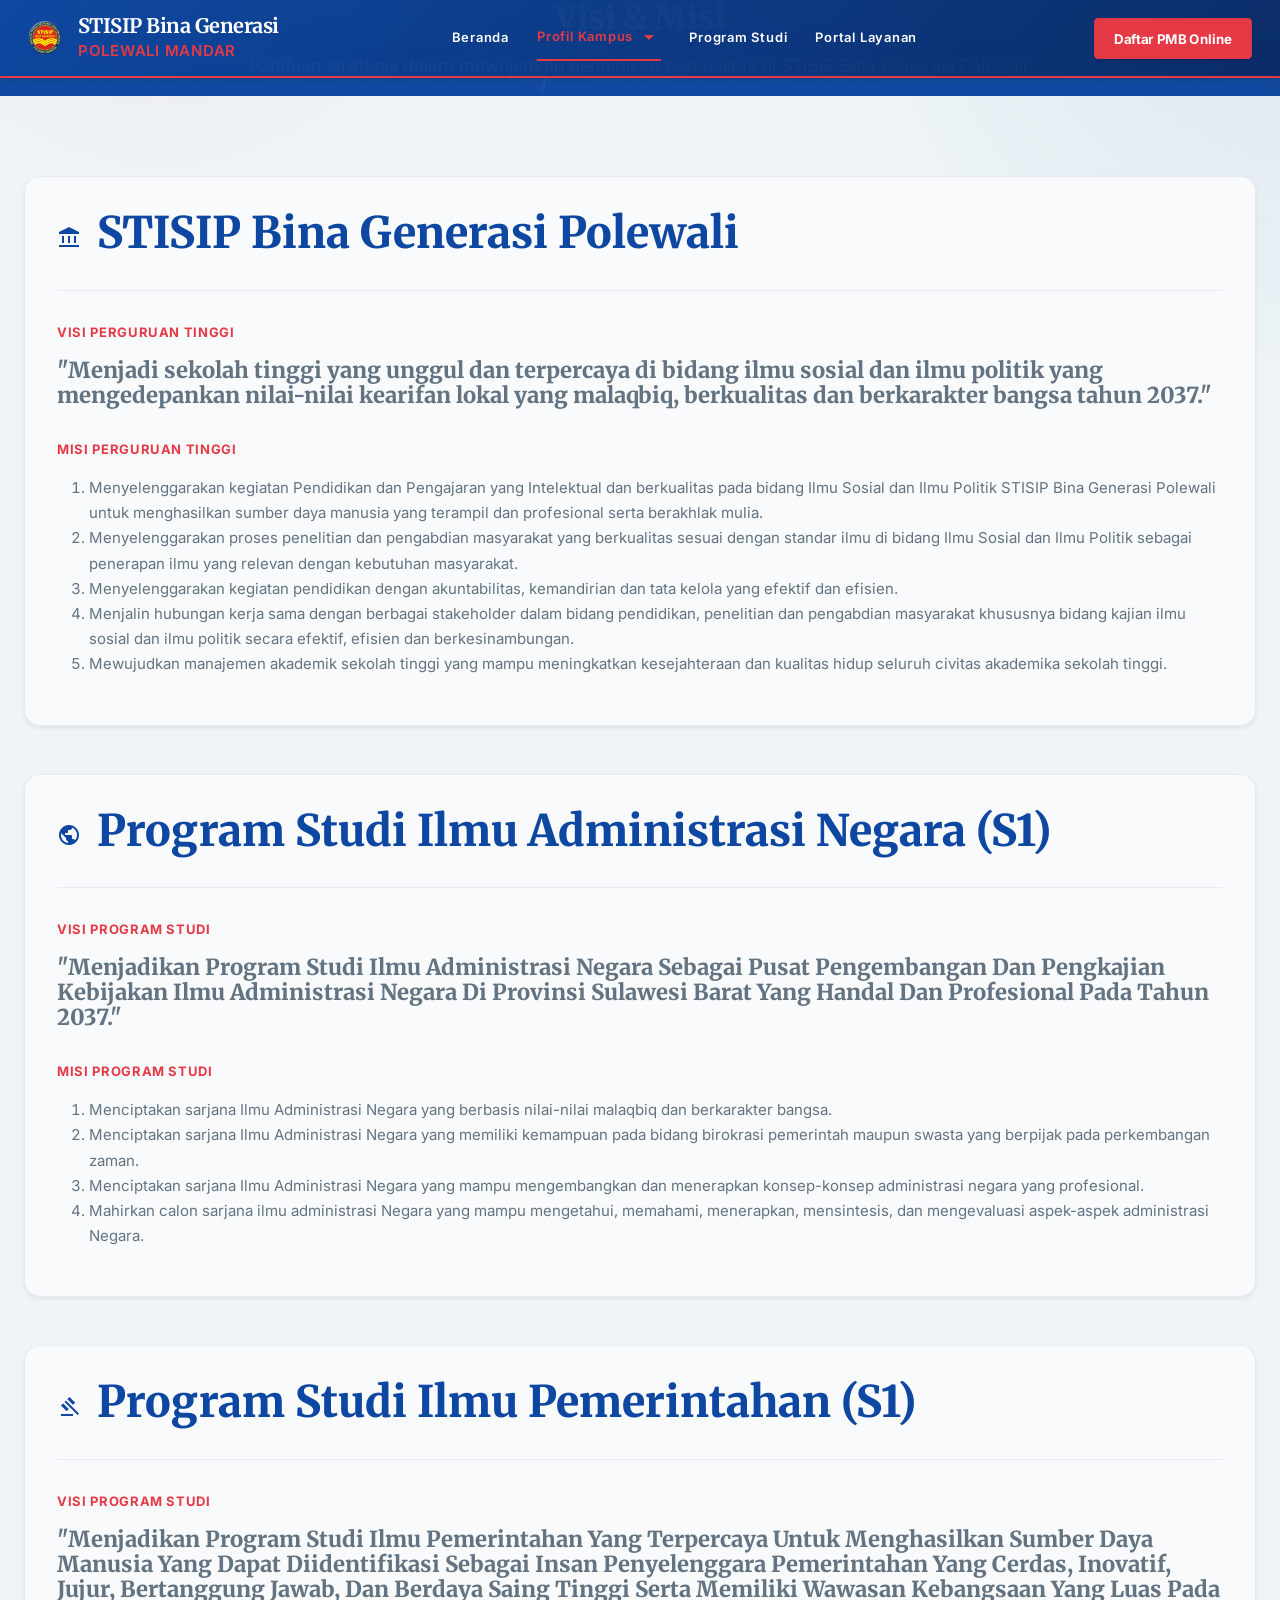
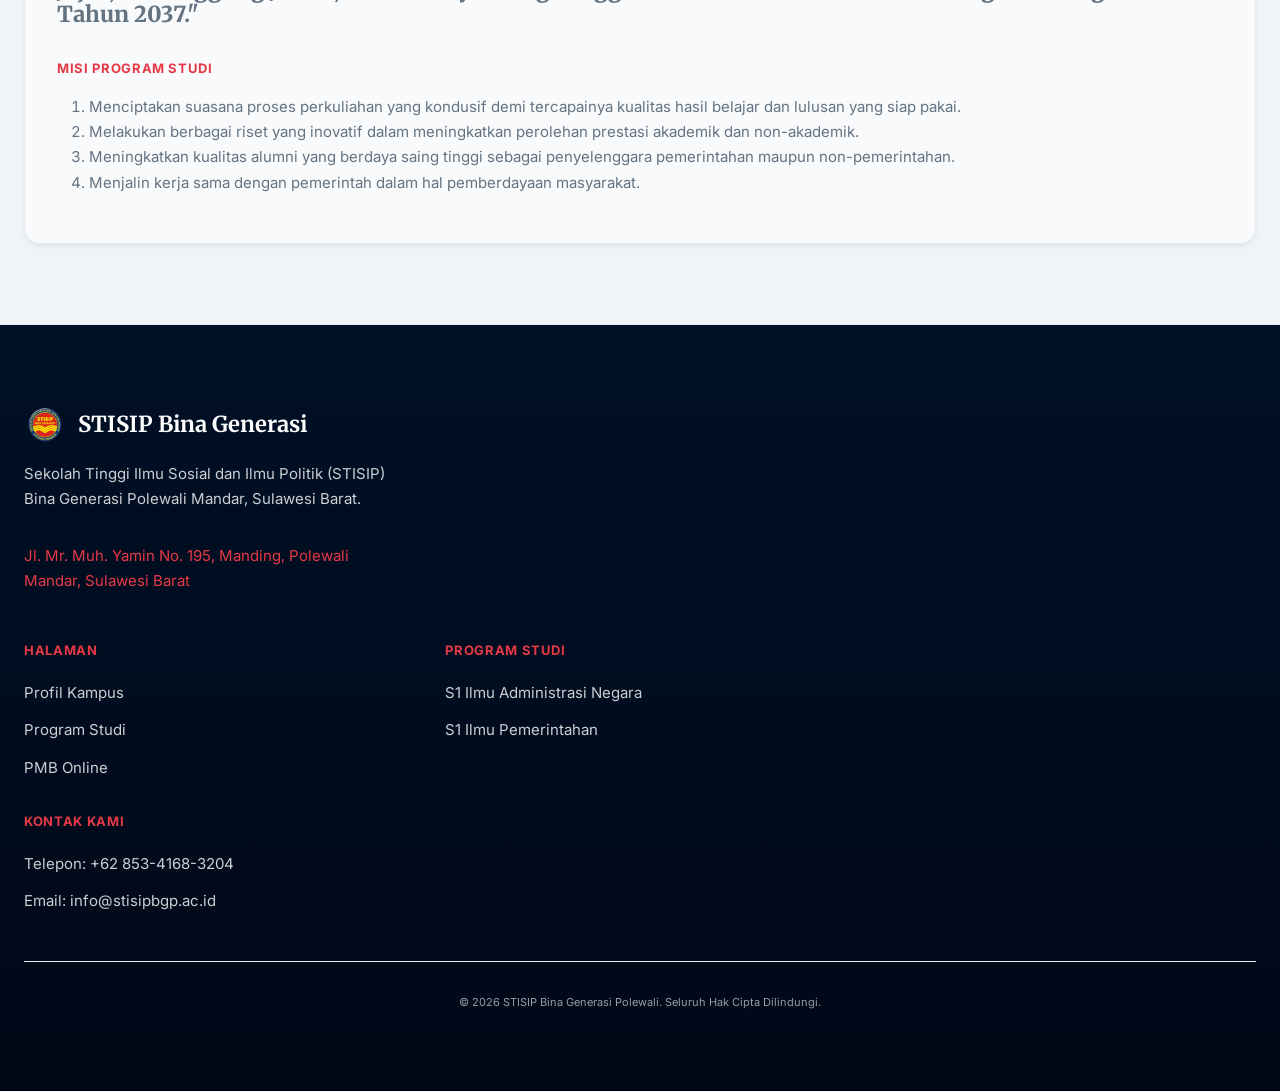
<file: visimisi.html>
<!DOCTYPE html>
<html lang="id">

<head>
    <link href="https://cdn.jsdelivr.net/npm/bootstrap@5.3.3/dist/css/bootstrap.min.css" rel="stylesheet" />
    <meta charset="utf-8" />
    <meta content="width=device-width, initial-scale=1.0" name="viewport" />
    <title>Visi Misi - STISIP BIKES</title>
    <link
        href="https://fonts.googleapis.com/css2?family=Inter:wght@400;600&family=Merriweather:wght@400;700&display=swap"
        rel="stylesheet" />
    <link
        href="https://fonts.googleapis.com/css2?family=Material+Symbols+Outlined:wght,FILL@100..700,0..1&display=swap"
        rel="stylesheet" />
    <style>
        .material-symbols-outlined {
            font-variation-settings: 'FILL' 1, 'wght' 400, 'GRAD' 0, 'opsz' 24;
        }
    </style>
    <link href="assets/css/styles.css" rel="stylesheet" />
</head>

<body class="bg-background text-on-background font-body-md text-body-md antialiased">
    <!-- TopNavBar (Shared Component) -->
    <header aria-label="Main Navigation"
        class="shadow-md docked full-width top-0 fixed w-full z-50 flex flex-col items-center px-gutter max-w-container-max mx-auto h-[78px] justify-center left-0 right-0 header-site">
        <div class="w-full max-w-container-max flex items-center justify-between">
            <a href="index.html" class="flex items-center gap-3 hover:opacity-90 transition-opacity site-logo">
                <img alt="Logo STISIP Bina Generasi Polewali" class="h-12 w-auto object-contain"
                    src="img/LOGO STISIP.png" />
                <div class="flex flex-col">
                    <span
                        class="brand-title font-display-lg text-[18px] md:text-[20px] font-bold text-on-primary tracking-tight leading-tight">STISIP
                        Bina Generasi</span>
                    <span class="text-[11px] text-secondary font-semibold tracking-wider uppercase">Polewali
                        Mandar</span>
                </div>
            </a>
            <nav aria-label="Desktop Navigation" class="hidden md:flex items-center gap-7">
                <a class="nav-link-custom" href="index.html">Beranda</a>
                <div class="dropdown-container">
                    <a class="nav-link-custom active cursor-pointer flex items-center gap-1" href="#">Profil Kampus <span class="material-symbols-outlined text-[16px]">arrow_drop_down</span></a>
                    <div class="dropdown-menu-custom">
                        <a href="profil.html">Sejarah Singkat</a>
                        <a href="visimisi.html" class="active">Visi & Misi</a>
                    </div>
                </div>
                <a class="nav-link-custom" href="program-studi.html">Program Studi</a>
                <a class="nav-link-custom" href="portal-layanan.html">Portal Layanan</a>
            </nav>
            <div class="hidden md:flex items-center gap-4">
                <a href="https://forms.gle/vNthpEV2YGb8Ls4z7" target="_blank"
                    class="btn btn-sm btn-primary-custom px-5 py-2.5 rounded font-bold scale-95 active:transition-transform hover:bg-secondary-fixed-dim transition-colors flex items-center justify-center shadow-md">
                    Daftar PMB Online
                </a>
            </div>
            <button id="mobile-menu-toggle" aria-label="Menu" class="md:hidden text-on-primary p-2 focus:outline-none">
                <span class="material-symbols-outlined">menu</span>
            </button>
        </div>
    </header>

    <!-- Mobile Navigation Drawer -->
    <div id="mobile-menu"
        class="fixed inset-0 z-50 translate-x-full transition-transform duration-300 ease-in-out md:hidden"
        aria-hidden="true">
        <!-- Overlay -->
        <div id="mobile-menu-overlay" class="absolute inset-0 bg-primary/80 backdrop-blur-sm"></div>
        <!-- Drawer Content -->
        <div class="absolute right-0 top-0 bottom-0 w-72 bg-primary text-on-primary p-6 flex flex-col gap-6 shadow-xl z-10"
            style="background: linear-gradient(180deg, #001026 0%, #000a1e 100%);">
            <div class="flex items-center justify-between border-b border-on-primary/10 pb-4">
                <div class="flex items-center gap-2">
                    <img alt="Logo STISIP" class="h-8 w-auto" src="img/LOGO STISIP.png" />
                    <span class="font-display-lg text-[16px] font-bold text-on-primary">STISIP Bina Generasi</span>
                </div>
                <button id="mobile-menu-close" aria-label="Close Menu"
                    class="text-on-primary p-1 rounded-full hover:bg-primary-container">
                    <span class="material-symbols-outlined">close</span>
                </button>
            </div>
            <nav class="flex flex-col gap-4 mt-2">
                <a class="font-label-md text-label-md py-2 border-b border-on-primary/10 transition-colors hover:text-secondary"
                    href="index.html">Beranda</a>
                <details class="group border-b border-on-primary/10 pb-2" open>
                    <summary class="font-label-md text-label-md py-2 transition-colors hover:text-secondary cursor-pointer flex justify-between items-center text-secondary font-bold">
                        Profil Kampus
                        <span class="material-symbols-outlined text-[20px] transition-transform group-open:rotate-180">arrow_drop_down</span>
                    </summary>
                    <div class="flex flex-col gap-2 pt-1 pb-1">
                        <a class="font-label-md text-label-md pl-4 transition-colors hover:text-secondary text-on-primary/80"
                            href="profil.html">Sejarah Singkat</a>
                        <a class="font-label-md text-label-md pl-4 transition-colors text-secondary font-bold"
                            href="visimisi.html">Visi & Misi</a>
                    </div>
                </details>
                <a class="font-label-md text-label-md py-2 border-b border-on-primary/10 transition-colors hover:text-secondary"
                    href="program-studi.html">Program Studi</a>
                <a class="font-label-md text-label-md py-2 border-b border-on-primary/10 transition-colors hover:text-secondary"
                    href="portal-layanan.html">Portal Layanan</a>
            </nav>
            <div class="mt-auto flex flex-col gap-4">
                <a href="https://forms.gle/vNthpEV2YGb8Ls4z7" target="_blank"
                    class="w-full font-label-md text-label-md bg-secondary text-white py-3 rounded font-bold hover:bg-secondary-fixed-dim transition-colors text-center shadow-md">
                    Daftar PMB Sekarang
                </a>
            </div>
        </div>
    </div>

    <!-- Main Content -->
    <main>
        <!-- Hero Section -->
        <section class="relative w-full h-[50vh] min-h-[300px] flex items-center justify-center bg-primary">
            <div class="absolute inset-0 z-0">
                <div class="bg-cover bg-center w-full h-full opacity-60"
                    style="background-image: url('img/foto kampus 3.jpeg')"></div>
                <div class="absolute inset-0 bg-gradient-to-t from-primary/90 via-primary/60 to-primary/40"></div>
            </div>
            <div class="relative z-10 text-center px-gutter max-w-[800px]">
                <h1 class="font-display-lg text-display-lg md:font-display-lg text-on-primary mb-4">Visi & Misi
                </h1>
                <p class="font-body-lg text-body-lg text-on-primary-container">Panduan strategis dalam mewujudkan pendidikan berkualitas di STISIP Bina Generasi Polewali.</p>
            </div>
        </section>

        <!-- Visi Misi Section -->
        <section class="py-section-padding-mobile md:py-section-padding-desktop px-gutter max-w-container-max mx-auto">
            <div class="flex flex-col gap-12">
                
                <!-- Perguruan Tinggi -->
                <div class="bg-surface rounded-2xl shadow-sm border border-outline-variant p-8 md:p-12 relative overflow-hidden">
                    <div class="absolute top-0 right-0 w-32 h-32 bg-secondary/5 rounded-bl-[100px] -z-10"></div>
                    <div class="flex items-center gap-4 mb-8 border-b border-outline-variant pb-4">
                        <span class="material-symbols-outlined text-[40px] text-primary">account_balance</span>
                        <h2 class="font-headline-md text-[24px] md:text-[32px] text-primary">STISIP Bina Generasi Polewali</h2>
                    </div>

                    <div class="mb-8">
                        <h3 class="font-label-md text-[16px] text-secondary font-bold uppercase tracking-wider mb-4">Visi Perguruan Tinggi</h3>
                        <p class="font-display-lg text-[20px] md:text-[24px] leading-relaxed text-on-surface-variant italic border-l-4 border-secondary pl-6">
                            "Menjadi sekolah tinggi yang unggul dan terpercaya di bidang ilmu sosial dan ilmu politik yang mengedepankan nilai-nilai kearifan lokal yang malaqbiq, berkualitas dan berkarakter bangsa tahun 2037."
                        </p>
                    </div>

                    <div>
                        <h3 class="font-label-md text-[16px] text-secondary font-bold uppercase tracking-wider mb-4">Misi Perguruan Tinggi</h3>
                        <ol class="list-decimal pl-5 space-y-3 font-body-md text-on-surface-variant">
                            <li>Menyelenggarakan kegiatan Pendidikan dan Pengajaran yang Intelektual dan berkualitas pada bidang Ilmu Sosial dan Ilmu Politik STISIP Bina Generasi Polewali untuk menghasilkan sumber daya manusia yang terampil dan profesional serta berakhlak mulia.</li>
                            <li>Menyelenggarakan proses penelitian dan pengabdian masyarakat yang berkualitas sesuai dengan standar ilmu di bidang Ilmu Sosial dan Ilmu Politik sebagai penerapan ilmu yang relevan dengan kebutuhan masyarakat.</li>
                            <li>Menyelenggarakan kegiatan pendidikan dengan akuntabilitas, kemandirian dan tata kelola yang efektif dan efisien.</li>
                            <li>Menjalin hubungan kerja sama dengan berbagai stakeholder dalam bidang pendidikan, penelitian dan pengabdian masyarakat khususnya bidang kajian ilmu sosial dan ilmu politik secara efektif, efisien dan berkesinambungan.</li>
                            <li>Mewujudkan manajemen akademik sekolah tinggi yang mampu meningkatkan kesejahteraan dan kualitas hidup seluruh civitas akademika sekolah tinggi.</li>
                        </ol>
                    </div>
                </div>

                <!-- Program Studi Administrasi Negara -->
                <div class="bg-surface rounded-2xl shadow-sm border border-outline-variant p-8 md:p-12 relative overflow-hidden">
                    <div class="absolute top-0 right-0 w-32 h-32 bg-secondary/5 rounded-bl-[100px] -z-10"></div>
                    <div class="flex items-center gap-4 mb-8 border-b border-outline-variant pb-4">
                        <span class="material-symbols-outlined text-[40px] text-primary">public</span>
                        <h2 class="font-headline-md text-[24px] md:text-[32px] text-primary">Program Studi Ilmu Administrasi Negara (S1)</h2>
                    </div>

                    <div class="mb-8">
                        <h3 class="font-label-md text-[16px] text-secondary font-bold uppercase tracking-wider mb-4">Visi Program Studi</h3>
                        <p class="font-display-lg text-[20px] md:text-[24px] leading-relaxed text-on-surface-variant italic border-l-4 border-secondary pl-6">
                            "Menjadikan Program Studi Ilmu Administrasi Negara Sebagai Pusat Pengembangan Dan Pengkajian Kebijakan Ilmu Administrasi Negara Di Provinsi Sulawesi Barat Yang Handal Dan Profesional Pada Tahun 2037."
                        </p>
                    </div>

                    <div>
                        <h3 class="font-label-md text-[16px] text-secondary font-bold uppercase tracking-wider mb-4">Misi Program Studi</h3>
                        <ol class="list-decimal pl-5 space-y-3 font-body-md text-on-surface-variant">
                            <li>Menciptakan sarjana Ilmu Administrasi Negara yang berbasis nilai-nilai malaqbiq dan berkarakter bangsa.</li>
                            <li>Menciptakan sarjana Ilmu Administrasi Negara yang memiliki kemampuan pada bidang birokrasi pemerintah maupun swasta yang berpijak pada perkembangan zaman.</li>
                            <li>Menciptakan sarjana Ilmu Administrasi Negara yang mampu mengembangkan dan menerapkan konsep-konsep administrasi negara yang profesional.</li>
                            <li>Mahirkan calon sarjana ilmu administrasi Negara yang mampu mengetahui, memahami, menerapkan, mensintesis, dan mengevaluasi aspek-aspek administrasi Negara.</li>
                        </ol>
                    </div>
                </div>

                <!-- Program Studi Ilmu Pemerintahan -->
                <div class="bg-surface rounded-2xl shadow-sm border border-outline-variant p-8 md:p-12 relative overflow-hidden">
                    <div class="absolute top-0 right-0 w-32 h-32 bg-secondary/5 rounded-bl-[100px] -z-10"></div>
                    <div class="flex items-center gap-4 mb-8 border-b border-outline-variant pb-4">
                        <span class="material-symbols-outlined text-[40px] text-primary">gavel</span>
                        <h2 class="font-headline-md text-[24px] md:text-[32px] text-primary">Program Studi Ilmu Pemerintahan (S1)</h2>
                    </div>

                    <div class="mb-8">
                        <h3 class="font-label-md text-[16px] text-secondary font-bold uppercase tracking-wider mb-4">Visi Program Studi</h3>
                        <p class="font-display-lg text-[20px] md:text-[24px] leading-relaxed text-on-surface-variant italic border-l-4 border-secondary pl-6">
                            "Menjadikan Program Studi Ilmu Pemerintahan Yang Terpercaya Untuk Menghasilkan Sumber Daya Manusia Yang Dapat Diidentifikasi Sebagai Insan Penyelenggara Pemerintahan Yang Cerdas, Inovatif, Jujur, Bertanggung Jawab, Dan Berdaya Saing Tinggi Serta Memiliki Wawasan Kebangsaan Yang Luas Pada Tahun 2037."
                        </p>
                    </div>

                    <div>
                        <h3 class="font-label-md text-[16px] text-secondary font-bold uppercase tracking-wider mb-4">Misi Program Studi</h3>
                        <ol class="list-decimal pl-5 space-y-3 font-body-md text-on-surface-variant">
                            <li>Menciptakan suasana proses perkuliahan yang kondusif demi tercapainya kualitas hasil belajar dan lulusan yang siap pakai.</li>
                            <li>Melakukan berbagai riset yang inovatif dalam meningkatkan perolehan prestasi akademik dan non-akademik.</li>
                            <li>Meningkatkan kualitas alumni yang berdaya saing tinggi sebagai penyelenggara pemerintahan maupun non-pemerintahan.</li>
                            <li>Menjalin kerja sama dengan pemerintah dalam hal pemberdayaan masyarakat.</li>
                        </ol>
                    </div>
                </div>
            </div>
        </section>
    </main>

    <!-- Footer -->
    <footer aria-label="Site Footer"
        class="bg-primary text-on-primary w-full py-section-padding-desktop px-gutter max-w-container-max mx-auto border-t border-outline-variant full-width bottom-0 mt-20"
        style="background: linear-gradient(180deg, #001026 0%, #000817 100%);">
        <div class="flex flex-col md:flex-row justify-between items-start gap-8">
            <div class="flex flex-col gap-4 max-w-sm">
                <div class="flex items-center gap-3">
                    <img alt="Logo STISIP Bina Generasi Polewali" class="h-12 w-auto object-contain"
                        src="img/LOGO STISIP.png" />
                    <span class="font-display-lg text-[22px] font-bold text-on-primary leading-tight">STISIP Bina
                        Generasi</span>
                </div>
                <p class="font-body-md text-body-md text-on-primary/80">
                    Sekolah Tinggi Ilmu Sosial dan Ilmu Politik (STISIP) Bina Generasi Polewali Mandar, Sulawesi Barat.
                </p>
                <p class="font-body-md text-[14px] text-secondary">
                    Jl. Mr. Muh. Yamin No. 195, Manding, Polewali Mandar, Sulawesi Barat
                </p>
            </div>
            <div class="grid grid-cols-2 md:grid-cols-3 gap-8 w-full md:w-auto">
                <div class="flex flex-col gap-3">
                    <h4 class="font-label-md text-label-md text-secondary font-bold uppercase tracking-wider">Halaman
                    </h4>
                    <a class="font-body-md text-body-md text-on-primary/80 hover:text-white transition-colors"
                        href="profil.html">Profil Kampus</a>
                    <a class="font-body-md text-body-md text-on-primary/80 hover:text-white transition-colors"
                        href="program-studi.html">Program Studi</a>
                    <a class="font-body-md text-body-md text-on-primary/80 hover:text-white transition-colors"
                        href="https://forms.gle/vNthpEV2YGb8Ls4z7" target="_blank">PMB Online</a>
                </div>
                <div class="flex flex-col gap-3">
                    <h4 class="font-label-md text-label-md text-secondary font-bold uppercase tracking-wider">Program
                        Studi</h4>
                    <a class="font-body-md text-body-md text-on-primary/80 hover:text-white transition-colors"
                        href="program-studi.html">S1 Ilmu Administrasi Negara</a>
                    <a class="font-body-md text-body-md text-on-primary/80 hover:text-white transition-colors"
                        href="program-studi.html">S1 Ilmu Pemerintahan</a>
                </div>
                <div class="flex flex-col gap-3 col-span-2 md:col-span-1">
                    <h4 class="font-label-md text-label-md text-secondary font-bold uppercase tracking-wider">Kontak
                        Kami</h4>
                    <span class="font-body-md text-body-md text-on-primary/80">Telepon: +62 853-4168-3204</span>
                    <span class="font-body-md text-body-md text-on-primary/80">Email: info@stisipbgp.ac.id</span>
                </div>
            </div>
        </div>
        <div
            class="w-full mt-12 pt-8 border-t border-on-primary/10 text-center text-on-primary/60 font-caption text-caption">
            © 2026 STISIP Bina Generasi Polewali. Seluruh Hak Cipta Dilindungi.
        </div>
    </footer>
    <script src="assets/js/main.js"></script>
</body>

</html>
</file>
<file: assets/css/styles.css>
/* STISIP Bina Generasi Polewali — Custom Bootstrap-compatible styling */
:root {
    --primary: #0D47A1;
    --primary-2: #092b6a;
    --primary-rgb: 13, 71, 161;
    --secondary: #E63946;
    --secondary-rgb: 230, 57, 70;
    --secondary-2: #F7B2B8;
    --navy-soft: #001a43;
    --ink: #10253f;
    --text: #25323d;
    --text-soft: #647381;
    --text-muted: #71808d;
    --line: #e8edf2;
    --surface: #f8fafc;
    --surface-soft: #edf4f8;
    --bg: #eef4f7;
    --white: #ffffff;
    --shadow-sm: 0 12px 30px rgba(13, 71, 161, 0.08);
    --shadow-md: 0 15px 45px rgba(13, 71, 161, 0.12);
    --shadow-lg: 0 24px 80px rgba(13, 71, 161, 0.2);
}

* {
    box-sizing: border-box;
}

body {
    font-family: 'Inter', Arial, sans-serif;
    color: var(--text);
    background: var(--bg);
    line-height: 1.65;
    overflow-x: hidden;
    margin: 0;
    padding: 0;
}

body::before {
    content: '';
    pointer-events: none;
    position: fixed;
    inset: -22%;
    z-index: -1;
    background:
        radial-gradient(circle at 24% 6%, rgba(230, 57, 70, 0.08), transparent 16%),
        radial-gradient(circle at 85% 12%, rgba(13, 71, 161, 0.08), transparent 22%);
    filter: blur(46px);
}

img {
    max-width: 100%;
}

a {
    text-decoration: none;
    color: inherit;
}

.bg-background {
    background-color: var(--bg) !important;
}

.bg-primary {
    background-color: var(--primary) !important;
}

.bg-secondary {
    background-color: var(--secondary) !important;
}

.bg-surface {
    background-color: var(--surface) !important;
}

.bg-surface-container {
    background-color: var(--surface-soft) !important;
}

.bg-surface-container-low {
    background-color: var(--surface) !important;
}

.bg-surface-bright {
    background-color: #fff;
}

.bg-secondary-container {
    background-color: var(--secondary-2) !important;
}

.text-primary {
    color: var(--primary) !important;
}

.text-secondary {
    color: var(--secondary) !important;
}

.text-secondary-fixed {
    color: var(--secondary) !important;
}

.text-on-primary {
    color: var(--white) !important;
}

.text-on-secondary-container {
    color: var(--primary) !important;
}

.text-on-surface-variant {
    color: var(--text-soft) !important;
}

.text-on-surface {
    color: var(--text) !important;
}

.text-on-primary-80 {
    color: rgba(255, 255, 255, .85) !important;
}

.text-on-primary\/80 {
    color: rgba(255, 255, 255, .8) !important;
}

.text-on-primary\/70 {
    color: rgba(255, 255, 255, .7) !important;
}

.text-on-primary\/60 {
    color: rgba(255, 255, 255, .6) !important;
}

.text-on-primary\/10 {
    color: rgba(255, 255, 255, .1) !important;
}

.border-primary {
    border-color: var(--primary) !important;
}

.border-secondary {
    border-color: var(--secondary) !important;
}

.border-outline-variant {
    border-color: var(--line) !important;
}

.border-outline-variant\/30 {
    border-color: rgba(13, 71, 161, 0.18) !important;
}

.border-outline-variant\/40 {
    border-color: rgba(13, 71, 161, 0.24) !important;
}

.border-on-primary\/10 {
    border-color: rgba(255, 255, 255, .1) !important;
}

.border-on-primary\/20 {
    border-color: rgba(255, 255, 255, .2) !important;
}

.font-display-lg {
    font-family: 'Merriweather', serif;
    font-size: 22px;
    font-weight: 800;
    line-height: 1.14;
}

.font-headline-md {
    font-family: 'Merriweather', serif;
    font-size: clamp(2rem, 3.4vw, 3rem);
    font-weight: 800;
    line-height: 1.12;
}

.font-headline-sm {
    font-family: 'Merriweather', serif;
    font-size: clamp(1.25rem, 2vw, 1.9rem);
    font-weight: 800;
    line-height: 1.2;
}

.font-label-md {
    font-size: 13px;
    font-weight: 700;
    line-height: 1.45;
    letter-spacing: .04em;
}

.font-caption {
    font-size: 11px;
    line-height: 1.5;
}

.font-body-md {
    font-size: 15px;
    line-height: 1.68;
}

.text-display-lg {
    font-size: 2rem;
}

.text-headline-md {
    font-size: clamp(2rem, 3.4vw, 3rem);
}

.text-headline-sm {
    font-size: clamp(1.25rem, 2vw, 1.9rem);
}

.text-body-md {
    font-size: 15px;
}

.text-label-md {
    font-size: 13px;
}

.text-caption {
    font-size: 11px;
}

.text-center {
    text-align: center;
}

.text-left {
    text-align: left;
}

.text-right {
    text-align: right;
}

.font-bold {
    font-weight: 700;
}

.font-semibold {
    font-weight: 600;
}

.font-extrabold {
    font-weight: 900;
}

.font-bold.text-primary {
    color: var(--primary);
}

.uppercase {
    text-transform: uppercase;
}

.tracking-wider {
    letter-spacing: .12em;
}

.tracking-widest {
    letter-spacing: .2em;
}

.tracking-tight {
    letter-spacing: -.02em;
}

.text-secondary {
    color: var(--secondary) !important;
}

.text-white {
    color: #fff !important;
}

.text-on-primary {
    color: var(--white) !important;
}

.text-[10px] {
    font-size: 10px;
}

.text-[11px] {
    font-size: 11px;
}

.text-[12px] {
    font-size: 12px;
}

.text-[13px] {
    font-size: 13px;
}

.text-[14px] {
    font-size: 14px;
}

.text-[15px] {
    font-size: 15px;
}

.text-[16px] {
    font-size: 16px;
}

.text-[17px] {
    font-size: 17px;
}

.text-[18px] {
    font-size: 18px;
}

.text-[20px] {
    font-size: 20px;
}

.text-[22px] {
    font-size: 22px;
}

.text-[24px] {
    font-size: 24px;
}

.leading-none {
    line-height: 1;
}

.leading-tight {
    line-height: 1.14;
}

.leading-snug {
    line-height: 1.3;
}

.line-clamp-3 {
    display: -webkit-box;
    -webkit-line-clamp: 3;
    -webkit-box-orient: vertical;
    overflow: hidden;
}

.flex {
    display: flex;
}

.flex-col {
    flex-direction: column;
}

.flex-row {
    flex-direction: row;
}

.grid {
    display: grid;
}

.grid-cols-1 {
    grid-template-columns: repeat(1, minmax(0, 1fr));
}

.grid-cols-2 {
    grid-template-columns: repeat(2, minmax(0, 1fr));
}

.grid-cols-3 {
    grid-template-columns: repeat(3, minmax(0, 1fr));
}

.grid-cols-4 {
    grid-template-columns: repeat(4, minmax(0, 1fr));
}

.items-center {
    align-items: center;
}

.items-start {
    align-items: flex-start;
}

.items-end {
    align-items: flex-end;
}

.justify-center {
    justify-content: center;
}

.justify-between {
    justify-content: space-between;
}

.justify-end {
    justify-content: flex-end;
}

.justify-start {
    justify-content: flex-start;
}

.gap-1 {
    gap: 0.25rem;
}

.gap-2 {
    gap: 0.5rem;
}

.gap-3 {
    gap: 0.75rem;
}

.gap-4 {
    gap: 1rem;
}

.gap-6 {
    gap: 1.5rem;
}

.gap-8 {
    gap: 2rem;
}

.gap-12 {
    gap: 3rem;
}

.gap-16 {
    gap: 4rem;
}

.gap-7 {
    gap: 1.75rem;
}

.rounded {
    border-radius: 0.375rem;
}

.rounded-lg {
    border-radius: 0.75rem;
}

.rounded-xl {
    border-radius: 1rem;
}

.rounded-full {
    border-radius: 999px;
}

.shadow-md {
    box-shadow: var(--shadow-sm);
}

.shadow-sm {
    box-shadow: 0 8px 22px rgba(13, 71, 161, 0.09);
}

.shadow-lg {
    box-shadow: var(--shadow-md);
}

.shadow-xl {
    box-shadow: var(--shadow-lg);
}

.overflow-hidden {
    overflow: hidden;
}

.overflow-x-hidden {
    overflow-x: hidden;
}

.object-cover {
    object-fit: cover;
}

.object-contain {
    object-fit: contain;
}

.hidden {
    display: none !important;
}

.block {
    display: block;
}

.inline-flex {
    display: inline-flex;
}

.inline-block {
    display: inline-block;
}

.w-full {
    width: 100%;
}

.w-auto {
    width: auto;
}

.max-w-container-max {
    max-width: 1280px;
}

.max-w-2xl {
    max-width: 42rem;
}

.max-w-sm {
    max-width: 24rem;
}

.max-w-md {
    max-width: 36rem;
}

.full-width {
    width: 100%;
}

.mx-auto {
    margin-left: auto;
    margin-right: auto;
}

.mt-auto {
    margin-top: auto;
}

.mt-1 {
    margin-top: .25rem;
}

.mt-2 {
    margin-top: .5rem;
}

.mt-3 {
    margin-top: .75rem;
}

.mt-4 {
    margin-top: 1rem;
}

.mt-12 {
    margin-top: 3rem;
}

.mb-1 {
    margin-bottom: .25rem;
}

.mb-2 {
    margin-bottom: .5rem;
}

.mb-3 {
    margin-bottom: .75rem;
}

.mb-4 {
    margin-bottom: 1rem;
}

.mb-8 {
    margin-bottom: 2rem;
}

.mb-12 {
    margin-bottom: 3rem;
}

.mr-2 {
    margin-right: .5rem;
}

.ml-1 {
    margin-left: .25rem;
}

.p-3 {
    padding: .75rem;
}

.p-4 {
    padding: 1rem;
}

.p-6 {
    padding: 1.5rem;
}

.p-8 {
    padding: 2rem;
}

.py-3 {
    padding-top: .75rem;
    padding-bottom: .75rem;
}

.py-12 {
    padding-top: 3rem;
    padding-bottom: 3rem;
}

.pt-8 {
    padding-top: 2rem;
}

.pb-2 {
    padding-bottom: .5rem;
}

.pb-4 {
    padding-bottom: 1rem;
}

.py-section-padding-desktop {
    padding-top: 80px;
    padding-bottom: 80px;
}

.px-gutter {
    padding-left: 24px;
    padding-right: 24px;
}

.hero-overlay {
    position: absolute;
    inset: 0;
    z-index: 1;
    pointer-events: none;
    background: linear-gradient(180deg, rgba(13, 71, 161, 0.34) 0%, rgba(13, 71, 161, 0.85) 100%);
}

.max-w-container-max {
    max-width: 1280px;
}

.px-gutter {
    padding-left: 24px;
    padding-right: 24px;
}

.py-section-padding-mobile {
    padding-top: 40px;
    padding-bottom: 40px;
}

.py-section-padding-desktop {
    padding-top: 80px;
    padding-bottom: 80px;
}

.max-w-2xl {
    max-width: 42rem;
}

.max-w-3xl {
    max-width: 48rem;
}

.header-site {
    background: linear-gradient(135deg, rgba(13, 71, 161, 0.96) 0%, rgba(10, 44, 103, 0.98) 100%) !important;
    border-bottom: 2px solid var(--secondary) !important;
    min-height: 64px !important;
    box-shadow: var(--shadow-sm);
    transition: min-height 0.3s ease !important;
    z-index: 999 !important;
    /* Floating header — always on top */
}

@media (min-width: 768px) {
    .header-site {
        min-height: 78px !important;
    }
}

.site-logo span:first-child {
    font-family: 'Merriweather', serif;
    font-weight: 800;
}

.nav-link-custom {
    font-size: 13px;
    line-height: 1.2;
    letter-spacing: .06em;
    color: var(--white);
    font-weight: 600;
    position: relative;
    padding: 10px 0;
}

.nav-link-custom:hover,
.nav-link-custom:focus {
    color: var(--secondary-2);
}

.nav-link-custom.active {
    color: var(--secondary);
    border-bottom: 2px solid var(--secondary);
}

.hero-section {
    position: relative;
    min-height: 620px;
    height: 85vh;
    display: flex;
    align-items: center;
    justify-content: center;
    overflow: hidden;
    background: var(--primary-2);
}

.hero-section>.hero-bg:nth-child(1) {
    background-size: cover;
    background-position: center;
}

.hero-bg {
    position: absolute;
    inset: -1%;
    background-size: cover;
    background-position: center;
    transition: opacity .8s ease, transform 1.5s ease;
}

.hero-bg::after {
    content: '';
    position: absolute;
    inset: 0;
    background-image: linear-gradient(120deg, rgba(13, 71, 161, 0.55), rgba(0, 22, 56, 0.88));
}

.hero-bg.hero-bg-1 {
    background-image: url('../../img/header.jpeg');
    background-position: center;
}

.hero-bg.hero-bg-2 {
    background-image: url('../../img/foto kampus 2.jpeg');
    background-position: center;
}

.hero-bg.hero-bg-3 {
    background-image: url('../../img/foto kampus 3.jpeg');
    background-position: center;
}

.hero-bg.is-active {
    opacity: 1;
    transform: scale(1.06);
}

.hero-bg:not(.is-active) {
    opacity: 0;
    transform: scale(1.12);
}

.hero-content {
    position: relative;
    z-index: 2;
    display: flex;
    flex-direction: column;
    align-items: flex-start;
    justify-content: center;
    color: var(--white);
    width: min(1280px, calc(100% - 48px));
    margin: 0 auto;
}

.hero-content h1 {
    max-width: 900px;
    font-family: 'Merriweather', serif;
    font-size: clamp(2rem, 4.9vw, 4.6rem);
    line-height: 1.08;
    letter-spacing: -0.03em;
    font-weight: 800;
    color: var(--white);
    margin-bottom: 24px;
    animation: riseIn .9s .2s both;
}

.hero-content p {
    color: rgba(255, 255, 255, .88);
    font-size: 1.05rem;
    max-width: 780px;
    margin-bottom: 30px;
}

.hero-cta .btn {
    padding: 12px 28px;
    font-size: 12px;
    font-weight: 800;
    border-radius: 10px;
    letter-spacing: .08em;
}

.btn-primary-custom {
    background-color: var(--secondary);
    border-color: var(--secondary);
    color: var(--white);
}

.btn-primary-custom:hover {
    background-color: #bd2536;
    border-color: #bd2536;
    color: var(--white);
}

.btn-outline-custom {
    background-color: transparent;
    border: 2px solid var(--white);
    color: var(--white);
}

.btn-outline-custom:hover {
    background-color: var(--primary);
    color: var(--white);
}

.hero-kicker {
    margin-bottom: 10px;
    display: inline-block;
    color: var(--secondary);
    font-weight: 900;
    font-size: 11px;
    letter-spacing: .14em;
    background-color: rgba(255, 255, 255, .84);
    border-radius: 999px;
    padding: 8px 16px;
}

.hero-cta {
    display: flex;
    gap: 14px;
    flex-wrap: wrap;
}

.hero-content .hero-typing {
    color: var(--secondary);
    /* border-bottom: 2px dashed var(--secondary); */
    padding-bottom: 4px;
}

.hero-content .hero-cursor {
    color: var(--secondary);
    animation: blink 1s step-end infinite;
}

.stat-band {
    background-color: var(--surface-soft);
    border-bottom: 1px solid var(--line);
}

.stat-item {
    text-align: center;
    padding: 20px 10px;
}

.stat-item strong {
    display: block;
    font-family: 'Merriweather', serif;
    color: var(--primary);
    font-size: clamp(26px, 2.8vw, 38px);
}

.stat-item span {
    display: block;
    color: var(--text-soft);
    font-size: 12px;
    font-weight: 800;
    letter-spacing: .08em;
}

.program-card {
    position: relative;
    overflow: hidden;
    min-height: 360px;
    border: 1px solid var(--line);
    border-radius: 20px;
    background: var(--surface);
    box-shadow: var(--shadow-sm);
    transition: transform .25s ease, box-shadow .25s ease;
}

.program-card:hover {
    transform: translateY(-8px);
    box-shadow: var(--shadow-md);
}

.program-card .program-bg {
    position: absolute;
    inset: 0;
    background-size: cover;
    background-position: center;
    opacity: .36;
}

.program-card .program-bg:after {
    content: '';
    position: absolute;
    inset: 0;
    background: linear-gradient(180deg, transparent, var(--primary));
}

.program-card .program-head {
    position: relative;
    z-index: 1;
    padding: 34px;
    color: var(--white);
    min-height: 360px;
    display: flex;
    flex-direction: column;
    justify-content: flex-end;
}

.program-card .badge {
    background-color: var(--secondary);
    color: var(--white);
    border-radius: 999px;
    font-weight: 800;
    font-size: 10px;
    padding: 6px 12px;
    display: inline-flex;
    width: max-content;
}

.program-card h3 {
    font-family: 'Merriweather', serif;
    font-size: 24px;
    line-height: 1.2;
    margin-top: 10px;
    margin-bottom: 12px;
}

.program-card p {
    color: rgba(255, 255, 255, .88);
    font-size: 15px;
    margin-bottom: 14px;
}

.program-card a {
    color: var(--secondary-2);
    font-weight: 800;
}

.gallery-card {
    overflow: hidden;
    border-radius: 18px;
    position: relative;
    height: auto;
    box-shadow: var(--shadow-sm);
}

.gallery-card img {
    width: 100%;
    height: 100%;
    object-fit: cover;
    transition: transform .7s ease;
}

.gallery-card .overlay {
    position: absolute;
    inset: 0;
    background: linear-gradient(180deg, transparent, rgba(13, 71, 161, .88));
    opacity: .88;
}

.gallery-card:hover img {
    transform: scale(1.08);
}

.gallery-card .caption {
    position: absolute;
    left: 14px;
    right: 14px;
    bottom: 14px;
    color: #fff;
    z-index: 1;
}

.gallery-card .caption span {
    font-size: 10px;
    color: var(--secondary);
    font-weight: 900;
    letter-spacing: .14em;
}

.gallery-card .caption h4 {
    font-family: 'Merriweather';
    font-size: 16px;
    line-height: 1.2;
    margin: 6px 0 0;
}

.news-card {
    border-radius: 18px;
    border: 1px solid var(--line);
    background: #fff;
    overflow: hidden;
    box-shadow: var(--shadow-sm);
    transition: box-shadow .26s ease, transform .26s ease;
    height: 100%;
}

.news-card:hover {
    transform: translateY(-3px);
    box-shadow: var(--shadow-md);
}

.news-card img {
    width: 100%;
    height: 220px;
    object-fit: cover;
    transition: transform .75s ease;
}

.news-card:hover img {
    transform: scale(1.05);
}

.news-card .body {
    padding: 24px;
}

.news-card .badge {
    background-color: var(--secondary);
    color: #fff;
    padding: 7px 12px;
    font-size: 10px;
    border-radius: 999px;
    display: inline-flex;
    width: max-content;
    font-weight: 900;
    letter-spacing: .08em;
}

.news-card h3 {
    font-family: 'Merriweather';
    font-size: 20px;
    line-height: 1.2;
    margin: 12px 0;
    color: var(--primary);
}

.news-card p {
    color: var(--text-soft);
    font-size: 14px;
    margin-bottom: 12px;
}

.news-card a {
    color: var(--secondary);
    font-weight: 900;
    font-size: 12px;
}

.agenda-card {
    border-radius: 14px;
    border: 1px solid var(--line);
    padding: 14px;
    background: #fff;
    display: flex;
    align-items: center;
    gap: 10px;
}

.agenda-card .datebox {
    background: var(--primary);
    color: #fff;
    padding: 12px;
    border-radius: 12px;
    min-width: 60px;
    text-align: center;
}

.agenda-card .datebox span:first-child {
    font-size: 23px;
    font-weight: 900;
    font-family: 'Merriweather';
    line-height: 1;
    display: block;
}

.datebox span:last-child {
    color: var(--secondary-2);
    font-size: 10px;
    font-weight: 900;
    letter-spacing: .12em;
    text-transform: uppercase;
}

.agenda-card h4 {
    font-size: 13px;
    font-weight: 900;
    color: var(--primary);
    margin: 0 0 6px;
}

.agenda-card small {
    color: var(--text-soft);
    font-size: 11px;
}

.footer-site {
    background: linear-gradient(180deg, var(--primary) 0%, var(--primary-2) 100%);
    color: var(--white);
    border-top: 1px solid var(--line);
}

.footer-site a:hover {
    color: var(--secondary);
}

.mobile-drawer {
    display: none;
}

.mobile-drawer.open {
    display: block;
}

@media (min-width: 576px) {
    .sm\:grid-cols-2 {
        grid-template-columns: repeat(2, minmax(0, 1fr));
    }
}

@media (min-width: 768px) {
    .md\:grid-cols-2 {
        grid-template-columns: repeat(2, minmax(0, 1fr));
    }

    .md\:grid-cols-3 {
        grid-template-columns: repeat(3, minmax(0, 1fr));
    }

    .md\:grid-cols-4 {
        grid-template-columns: repeat(4, minmax(0, 1fr));
    }

    .md\:flex {
        display: flex !important;
    }

    .md\:w-auto {
        width: auto;
    }

    .md\:w-full {
        width: 100%;
    }

    .md\:hidden {
        display: none !important;
    }

    .md\:py-section-padding-desktop {
        padding-top: 80px;
        padding-bottom: 80px;
    }

    .hero-content {
        max-width: 1280px;
    }
}

@media (max-width: 991px) {
    .hero-section {
        height: 72vh;
        min-height: 560px;
    }

    .hero-content {
        width: min(100%, calc(100% - 40px));
    }
}

@media (max-width: 767px) {
    .hero-section {
        height: auto;
        min-height: 500px;
    }

    .hero-content {
        padding: 72px 0 50px;
        align-items: center;
        text-align: center;
    }

    .hero-content h1 {
        font-size: clamp(2rem, 8.2vw, 3rem);
    }

    .hero-content p {
        font-size: 15px;
    }

    .hero-cta {
        justify-content: center;
    }

    .hero-cta .btn {
        width: 100%;
    }

    .program-card,
    .program-card .program-head {
        min-height: 330px;
        border-radius: 16px;
    }

    .hero-kicker {
        margin-inline: auto;
    }

    .grid-cols-1 {
        grid-template-columns: 1fr;
    }

    .grid-cols-2 {
        grid-template-columns: 1fr;
    }

    .md\:grid-cols-2,
    .md\:grid-cols-3,
    .md\:grid-cols-4 {
        grid-template-columns: 1fr;
    }
}

@media (max-width: 575px) {
    .hero-section {
        min-height: 420px;
    }

    .hero-content {
        width: min(100%, calc(100% - 28px));
    }

    .site-logo img {
        max-width: 46px;
        height: auto;
    }

    .site-logo .brand-title {
        font-size: 17px;
    }

    .stat-item {
        padding: 14px 4px;
    }
}

/* Scroll reveal */
.reveal {
    opacity: 0;
    transform: translateY(30px);
    transition: opacity .75s ease, transform .75s ease;
}

.reveal.in-view {
    opacity: 1;
    transform: translateY(0);
}

@keyframes riseIn {
    from {
        opacity: 0;
        transform: translateY(28px);
    }

    to {
        opacity: 1;
        transform: translateY(0);
    }
}

@keyframes blink {
    50% {
        opacity: 0;
    }
}

/* ==========================================================================
   CORE LAYOUT & POSITIONING UTILITIES (Tailwind-compatible)
   These are the fundamental classes used by the HTML but were previously
   missing, causing the header to not float and the hero to overlap.
   ========================================================================== */

/* Positioning */
.fixed {
    position: fixed !important;
}

.relative {
    position: relative !important;
}

.absolute {
    position: absolute !important;
}

.sticky {
    position: sticky !important;
}

.top-0 {
    top: 0 !important;
}

.left-0 {
    left: 0 !important;
}

.right-0 {
    right: 0 !important;
}

.bottom-0 {
    bottom: 0 !important;
}

.inset-0 {
    inset: 0 !important;
}

/* Display */
.hidden {
    display: none !important;
}

.block {
    display: block !important;
}

.inline-block {
    display: inline-block !important;
}

.flex {
    display: flex !important;
}

.inline-flex {
    display: inline-flex !important;
}

.grid {
    display: grid !important;
}

/* Flexbox */
.flex-col {
    flex-direction: column !important;
}

.flex-row {
    flex-direction: row !important;
}

.flex-wrap {
    flex-wrap: wrap !important;
}

.items-center {
    align-items: center !important;
}

.items-start {
    align-items: flex-start !important;
}

.items-end {
    align-items: flex-end !important;
}

.justify-center {
    justify-content: center !important;
}

.justify-between {
    justify-content: space-between !important;
}

.justify-start {
    justify-content: flex-start !important;
}

.justify-end {
    justify-content: flex-end !important;
}

.gap-2 {
    gap: 0.5rem !important;
}

.gap-3 {
    gap: 0.75rem !important;
}

.gap-4 {
    gap: 1rem !important;
}

.gap-5 {
    gap: 1.25rem !important;
}

.gap-6 {
    gap: 1.5rem !important;
}

.gap-7 {
    gap: 1.75rem !important;
}

.gap-8 {
    gap: 2rem !important;
}

/* Width & Height */
.w-full {
    width: 100% !important;
}

.w-auto {
    width: auto !important;
}

.h-auto {
    height: auto !important;
}

.h-full {
    height: 100% !important;
}

/* Overflow */
.overflow-hidden {
    overflow: hidden !important;
}

.overflow-x-hidden {
    overflow-x: hidden !important;
}

.overflow-y-auto {
    overflow-y: auto !important;
}

/* Z-Index */
.z-10 {
    z-index: 10 !important;
}

.z-50 {
    z-index: 999 !important;
}

/* User requested: 999 for floating header */
.-z-10 {
    z-index: -10 !important;
}

/* Object Fit */
.object-cover {
    object-fit: cover !important;
}

.object-contain {
    object-fit: contain !important;
}

/* Text */
.text-center {
    text-align: center !important;
}

.text-left {
    text-align: left !important;
}

.text-right {
    text-align: right !important;
}

.uppercase {
    text-transform: uppercase !important;
}

.tracking-tight {
    letter-spacing: -0.025em !important;
}

.tracking-wider {
    letter-spacing: 0.05em !important;
}

.leading-tight {
    line-height: 1.25 !important;
}

.leading-snug {
    line-height: 1.375 !important;
}

.font-bold {
    font-weight: 700 !important;
}

.font-semibold {
    font-weight: 600 !important;
}

.antialiased {
    -webkit-font-smoothing: antialiased !important;
    -moz-osx-font-smoothing: grayscale !important;
}

/* Spacing */
.p-2 {
    padding: 0.5rem !important;
}

.p-4 {
    padding: 1rem !important;
}

.p-6 {
    padding: 1.5rem !important;
}

.px-4 {
    padding-left: 1rem !important;
    padding-right: 1rem !important;
}

.px-5 {
    padding-left: 1.25rem !important;
    padding-right: 1.25rem !important;
}

.px-6 {
    padding-left: 1.5rem !important;
    padding-right: 1.5rem !important;
}

.py-2 {
    padding-top: 0.5rem !important;
    padding-bottom: 0.5rem !important;
}

.py-2\.5 {
    padding-top: 0.625rem !important;
    padding-bottom: 0.625rem !important;
}

.py-3 {
    padding-top: 0.75rem !important;
    padding-bottom: 0.75rem !important;
}

.py-4 {
    padding-top: 1rem !important;
    padding-bottom: 1rem !important;
}

.mt-2 {
    margin-top: 0.5rem !important;
}

.mt-4 {
    margin-top: 1rem !important;
}

.mb-2 {
    margin-bottom: 0.5rem !important;
}

.mb-4 {
    margin-bottom: 1rem !important;
}

.mx-auto {
    margin-left: auto !important;
    margin-right: auto !important;
}

/* Borders */
.rounded {
    border-radius: 0.25rem !important;
}

.rounded-lg {
    border-radius: 0.5rem !important;
}

.rounded-xl {
    border-radius: 0.75rem !important;
}

.rounded-2xl {
    border-radius: 1rem !important;
}

.rounded-full {
    border-radius: 9999px !important;
}

.border-b {
    border-bottom: 1px solid rgba(255, 255, 255, 0.1) !important;
}

.border-on-primary\/10 {
    border-color: rgba(255, 255, 255, 0.1) !important;
}

/* Shadows */
.shadow-md {
    box-shadow: 0 4px 6px -1px rgba(0, 0, 0, 0.1), 0 2px 4px -2px rgba(0, 0, 0, 0.1) !important;
}

.shadow-lg {
    box-shadow: 0 10px 15px -3px rgba(0, 0, 0, 0.1), 0 4px 6px -4px rgba(0, 0, 0, 0.1) !important;
}

/* Scale */
.scale-95 {
    transform: scale(0.95) !important;
}

/* ==========================================================================
   RESPONSIVE DISPLAY OVERRIDES
   These MUST come after .hidden/.flex so they win in CSS source order.
   Both .hidden and .md:flex have !important — the later rule wins.
   ========================================================================== */
@media (min-width: 768px) {
    .md\:flex {
        display: flex !important;
    }

    .md\:hidden {
        display: none !important;
    }

    .md\:block {
        display: block !important;
    }

    .md\:inline-flex {
        display: inline-flex !important;
    }
}

/* ==========================================================================
   ADDED UTILITY CLASSES (to support Tailwind-style markup used in pages)
   ========================================================================== */

/* Logo & Sizing Helpers */
.h-8 {
    height: 2rem !important;
}

.h-10 {
    height: 2.5rem !important;
}

.h-12 {
    height: 2.1rem !important;
    transition: height 0.3s ease !important;
}

/* Compact logo on mobile header */
@media (min-width: 768px) {
    .h-12 {
        height: 2.6rem !important;
    }

    /* Proportional smaller logo for desktop header */
}

.w-12 {
    width: 3rem !important;
}

.w-72 {
    width: 18rem !important;
}

.min-h-screen {
    min-height: 100vh !important;
}

.flex-grow {
    flex-grow: 1 !important;
}

.h-48 {
    height: 12rem !important;
}

.h-52 {
    height: 13rem !important;
}

/* Custom Brackets Sizing */
.h-\[78px\] {
    height: 64px !important;
    transition: height 0.3s ease !important;
}

/* Compact header on mobile */
@media (min-width: 768px) {
    .h-\[78px\] {
        height: 78px !important;
    }

    /* Standard header on desktop */
}

.h-\[72px\] {
    height: 72px !important;
}

.pt-\[72px\] {
    padding-top: 72px !important;
}

.pt-\[40px\] {
    padding-top: 40px !important;
}

.h-\[60vh\] {
    height: 60vh !important;
}

.h-\[380px\] {
    height: 380px !important;
}

.h-\[520px\] {
    height: 520px !important;
}

.min-h-\[400px\] {
    min-height: 400px !important;
}

.min-h-\[360px\] {
    min-height: 360px !important;
}

/* Colors */
.bg-primary-container {
    background-color: var(--navy-soft) !important;
}

.bg-surface-container-lowest {
    background-color: #ffffff !important;
}

.bg-surface-variant {
    background-color: var(--surface-soft) !important;
}

.bg-primary-fixed {
    background-color: var(--surface-soft) !important;
}

.text-primary-fixed {
    color: var(--primary) !important;
}

.text-on-primary-container {
    color: var(--white) !important;
}

.text-on-background {
    color: var(--text) !important;
}

.text-on-surface-variant {
    color: var(--text-soft) !important;
}

.bg-gradient-to-t {
    background-image: linear-gradient(to top, var(--primary) 0%, rgba(13, 71, 161, 0.7) 50%, transparent 100%) !important;
}

.bg-primary\/80 {
    background-color: rgba(13, 71, 161, 0.8) !important;
}

.backdrop-blur-sm {
    backdrop-filter: blur(4px) !important;
    -webkit-backdrop-filter: blur(4px) !important;
}

.translate-x-full {
    transform: translateX(100%) !important;
}

/* Paddings & Spacing */
.pl-8 {
    padding-left: 2rem !important;
}

.pl-12 {
    padding-left: 3rem !important;
}

.pr-8 {
    padding-right: 2rem !important;
}

/* Order Utilities */
.order-1 {
    order: 1 !important;
}

.order-3 {
    order: 3 !important;
}

/* Aspect Ratio */
.aspect-square {
    aspect-ratio: 1 / 1 !important;
}

.aspect-\[4\/3\] {
    aspect-ratio: 4 / 3 !important;
}

.aspect-\[4\/5\] {
    aspect-ratio: 4 / 5 !important;
}

/* Borders & Shadows */
.border-b-2 {
    border-bottom-width: 2px !important;
    border-bottom-style: solid !important;
}

.border-t {
    border-top: 1px solid var(--line) !important;
}

.border-b {
    border-bottom: 1px solid var(--line) !important;
}

.border-l {
    border-left: 1px solid var(--line) !important;
}

.border-r {
    border-right: 1px solid var(--line) !important;
}

.drop-shadow-md {
    filter: drop-shadow(0 4px 3px rgba(0, 0, 0, 0.07)) drop-shadow(0 2px 2px rgba(0, 0, 0, 0.06)) !important;
}

/* Grid Layout & Columns */
.grid-cols-12 {
    grid-template-columns: repeat(12, minmax(0, 1fr)) !important;
}

.col-span-1 {
    grid-column: span 1 / span 1 !important;
}

.col-span-2 {
    grid-column: span 2 / span 2 !important;
}

.col-span-3 {
    grid-column: span 3 / span 3 !important;
}

.col-span-4 {
    grid-column: span 4 / span 4 !important;
}

.col-span-5 {
    grid-column: span 5 / span 5 !important;
}

.col-span-7 {
    grid-column: span 7 / span 7 !important;
}

.gap-gutter {
    gap: 24px !important;
}

/* Typography */
.font-body-lg {
    font-size: 1.125rem !important;
    line-height: 1.75rem !important;
}

.text-body-lg {
    font-size: 1.125rem !important;
}

.text-display-lg-mobile {
    font-size: 1.75rem !important;
}

/* Hover Animations & Transitions */
.transition-all {
    transition: all 0.3s ease-in-out !important;
}

.transition-colors {
    transition: background-color 0.2s ease-in-out, border-color 0.2s ease-in-out, color 0.2s ease-in-out, fill 0.2s ease-in-out, stroke 0.2s ease-in-out !important;
}

.transition-opacity {
    transition: opacity 0.2s ease-in-out !important;
}

.transition-shadow {
    transition: box-shadow 0.2s ease-in-out !important;
}

.transition-transform {
    transition: transform 0.3s cubic-bezier(0.4, 0, 0.2, 1) !important;
}

.duration-200 {
    transition-duration: 200ms !important;
}

.duration-300 {
    transition-duration: 300ms !important;
}

.duration-500 {
    transition-duration: 500ms !important;
}

.duration-700 {
    transition-duration: 700ms !important;
}

.ease-in-out {
    transition-timing-function: cubic-bezier(0.4, 0, 0.2, 1) !important;
}

.hover\:opacity-90:hover {
    opacity: 0.9 !important;
}

.hover\:underline:hover {
    text-decoration: underline !important;
}

/* Group-Hover States */
.group:hover .group-hover\:scale-105 {
    transform: scale(1.05) !important;
}

.group:hover .group-hover\:scale-110 {
    transform: scale(1.1) !important;
}

.group:hover .group-hover\:translate-x-1 {
    transform: translateX(4px) !important;
}

/* Responsive Overrides */
@media (min-width: 768px) {
    .md\:h-\[440px\] {
        height: 440px !important;
    }

    .md\:h-\[580px\] {
        height: 580px !important;
    }

    .md\:pl-8 {
        padding-left: 2rem !important;
    }

    .md\:pl-0 {
        padding-left: 0 !important;
    }

    .md\:pr-8 {
        padding-right: 2rem !important;
    }

    .md\:w-5\/12 {
        width: 41.666667% !important;
    }

    .md\:order-1 {
        order: 1 !important;
    }

    .md\:order-3 {
        order: 3 !important;
    }

    .md\:grid-cols-12 {
        grid-template-columns: repeat(12, minmax(0, 1fr)) !important;
    }

    .md\:col-span-5 {
        grid-column: span 5 / span 5 !important;
    }

    .md\:col-span-7 {
        grid-column: span 7 / span 7 !important;
    }

    .md\:text-\[20px\] {
        font-size: 20px !important;
    }
}

@media (min-width: 992px) {
    .lg\:grid-cols-4 {
        grid-template-columns: repeat(4, minmax(0, 1fr)) !important;
    }

    .lg\:col-span-2 {
        grid-column: span 2 / span 2 !important;
    }

    .lg\:col-span-3 {
        grid-column: span 3 / span 3 !important;
    }
}

/* ==========================================================================
   INTERACTIVE BUTTON STYLES (Hamburger & Close Menu)
   ========================================================================== */

#mobile-menu-toggle {
    display: inline-flex;
    /* Remove !important so it can be hidden on desktop using md:hidden class */
    align-items: center !important;
    justify-content: center !important;
    width: 44px !important;
    height: 44px !important;
    border-radius: 12px !important;
    background: rgba(255, 255, 255, 0.08) !important;
    border: 1px solid rgba(255, 255, 255, 0.16) !important;
    color: var(--white) !important;
    transition: all 0.3s cubic-bezier(0.4, 0, 0.2, 1) !important;
    cursor: pointer !important;
    padding: 0 !important;
}

#mobile-menu-toggle:hover {
    background: rgba(255, 255, 255, 0.16) !important;
    border-color: rgba(255, 255, 255, 0.35) !important;
    transform: translateY(-2px) !important;
    box-shadow: 0 4px 15px rgba(0, 0, 0, 0.2) !important;
}

#mobile-menu-toggle:active {
    transform: translateY(1px) !important;
    box-shadow: 0 2px 5px rgba(0, 0, 0, 0.1) !important;
}

#mobile-menu-toggle span {
    font-size: 26px !important;
    font-variation-settings: 'FILL' 0, 'wght' 500, 'GRAD' 0, 'opsz' 24 !important;
}

#mobile-menu-close {
    display: inline-flex !important;
    align-items: center !important;
    justify-content: center !important;
    width: 38px !important;
    height: 38px !important;
    border-radius: 50% !important;
    background: rgba(230, 57, 70, 0.1) !important;
    border: 1px solid rgba(230, 57, 70, 0.2) !important;
    color: var(--secondary) !important;
    transition: all 0.3s cubic-bezier(0.4, 0, 0.2, 1) !important;
    cursor: pointer !important;
    padding: 0 !important;
}

#mobile-menu-close:hover {
    background: var(--secondary) !important;
    border-color: var(--secondary) !important;
    color: var(--white) !important;
    transform: rotate(90deg) !important;
    box-shadow: 0 4px 12px rgba(230, 57, 70, 0.3) !important;
}

#mobile-menu-close:active {
    transform: rotate(90deg) scale(0.95) !important;
}

#mobile-menu-close span {
    font-size: 22px !important;
    font-variation-settings: 'FILL' 0, 'wght' 600, 'GRAD' 0, 'opsz' 24 !important;
}.dropdown-container {
    position: relative;
    display: inline-block;
}
.dropdown-menu-custom {
    display: none;
    position: absolute;
    background-color: var(--primary);
    min-width: 180px;
    box-shadow: var(--shadow-sm);
    z-index: 1000;
    border-radius: 8px;
    top: 100%;
    left: 0;
    padding: 8px 0;
    border: 1px solid rgba(255,255,255,0.1);
}
.dropdown-container:hover .dropdown-menu-custom {
    display: block;
}
.dropdown-menu-custom a {
    color: var(--white);
    padding: 10px 16px;
    text-decoration: none;
    display: block;
    font-size: 13px;
    font-weight: 600;
}
.dropdown-menu-custom a:hover {
    background-color: var(--primary-2);
    color: var(--secondary-2);
}
.dropdown-menu-custom a.active {
    color: var(--secondary);
    background-color: var(--primary-2);
}
details > summary {
    list-style: none;
}
details > summary::-webkit-details-marker {
    display: none;
}
</file>
